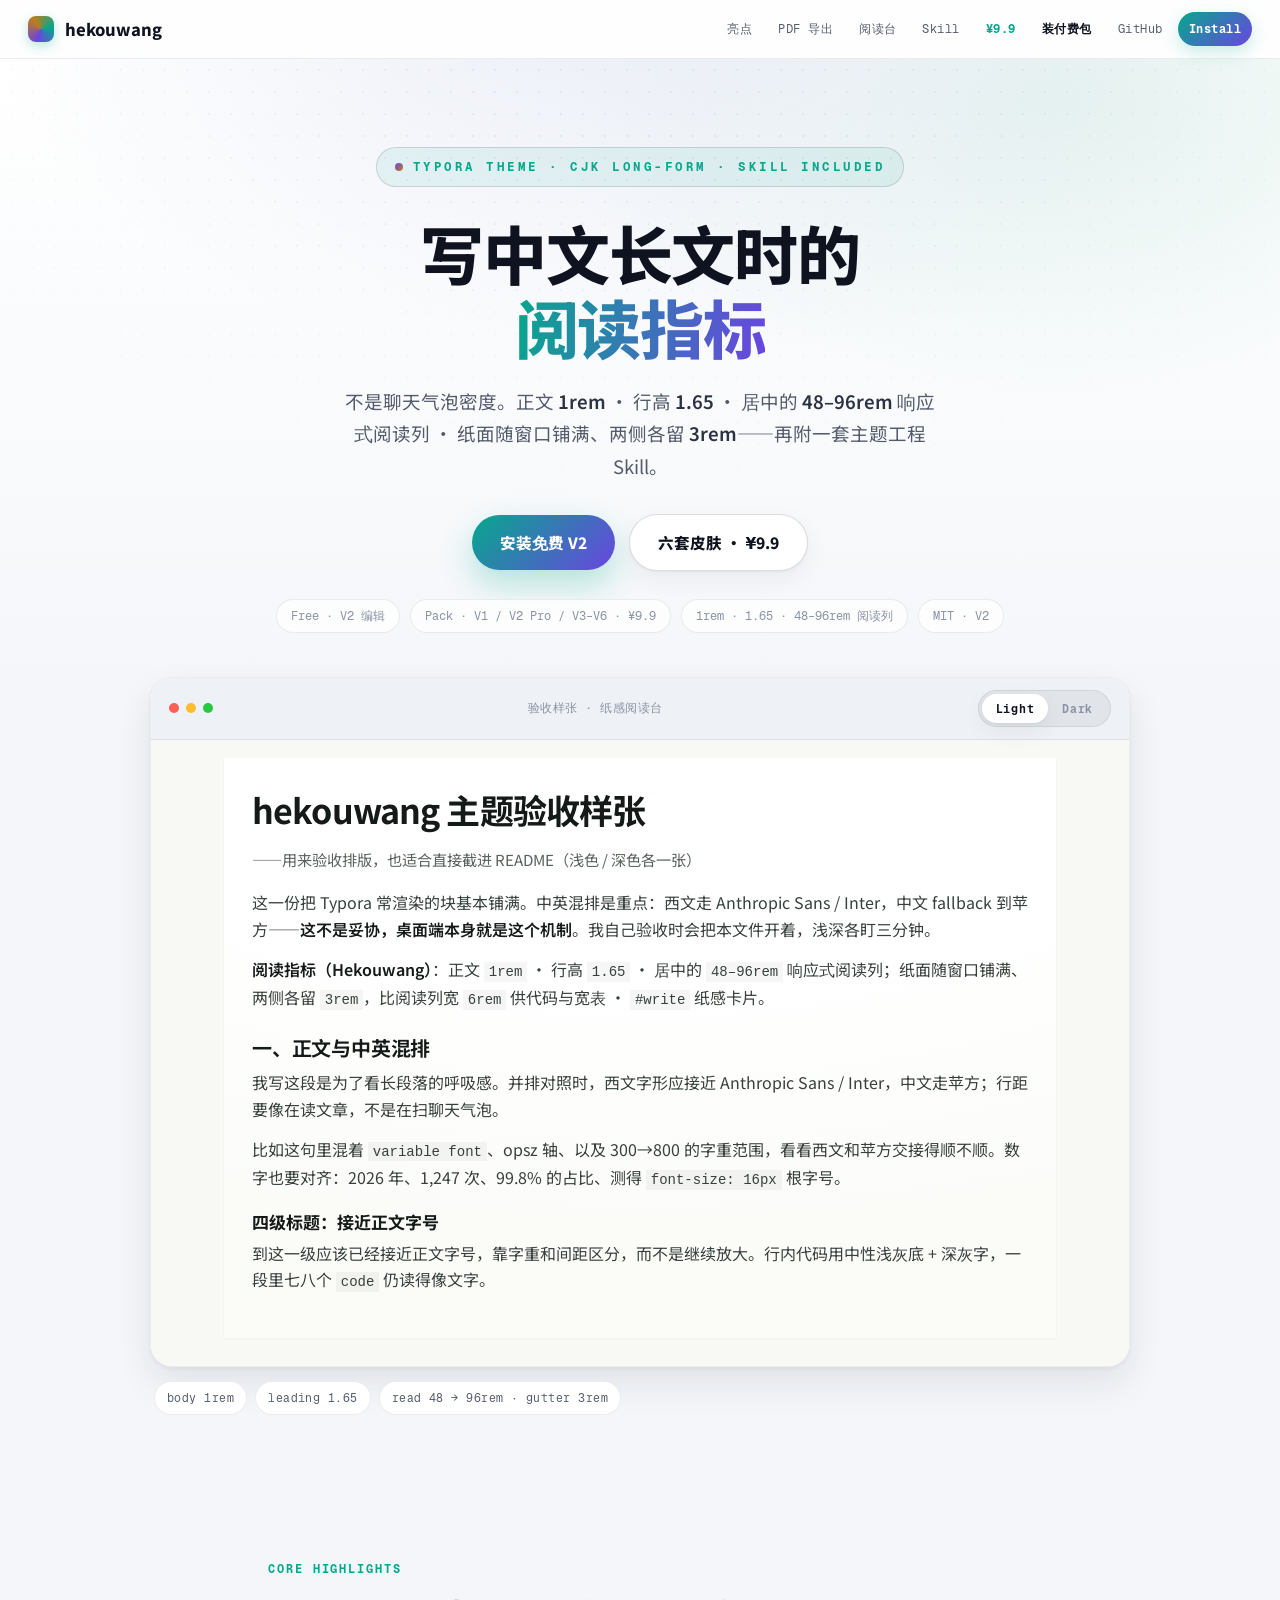
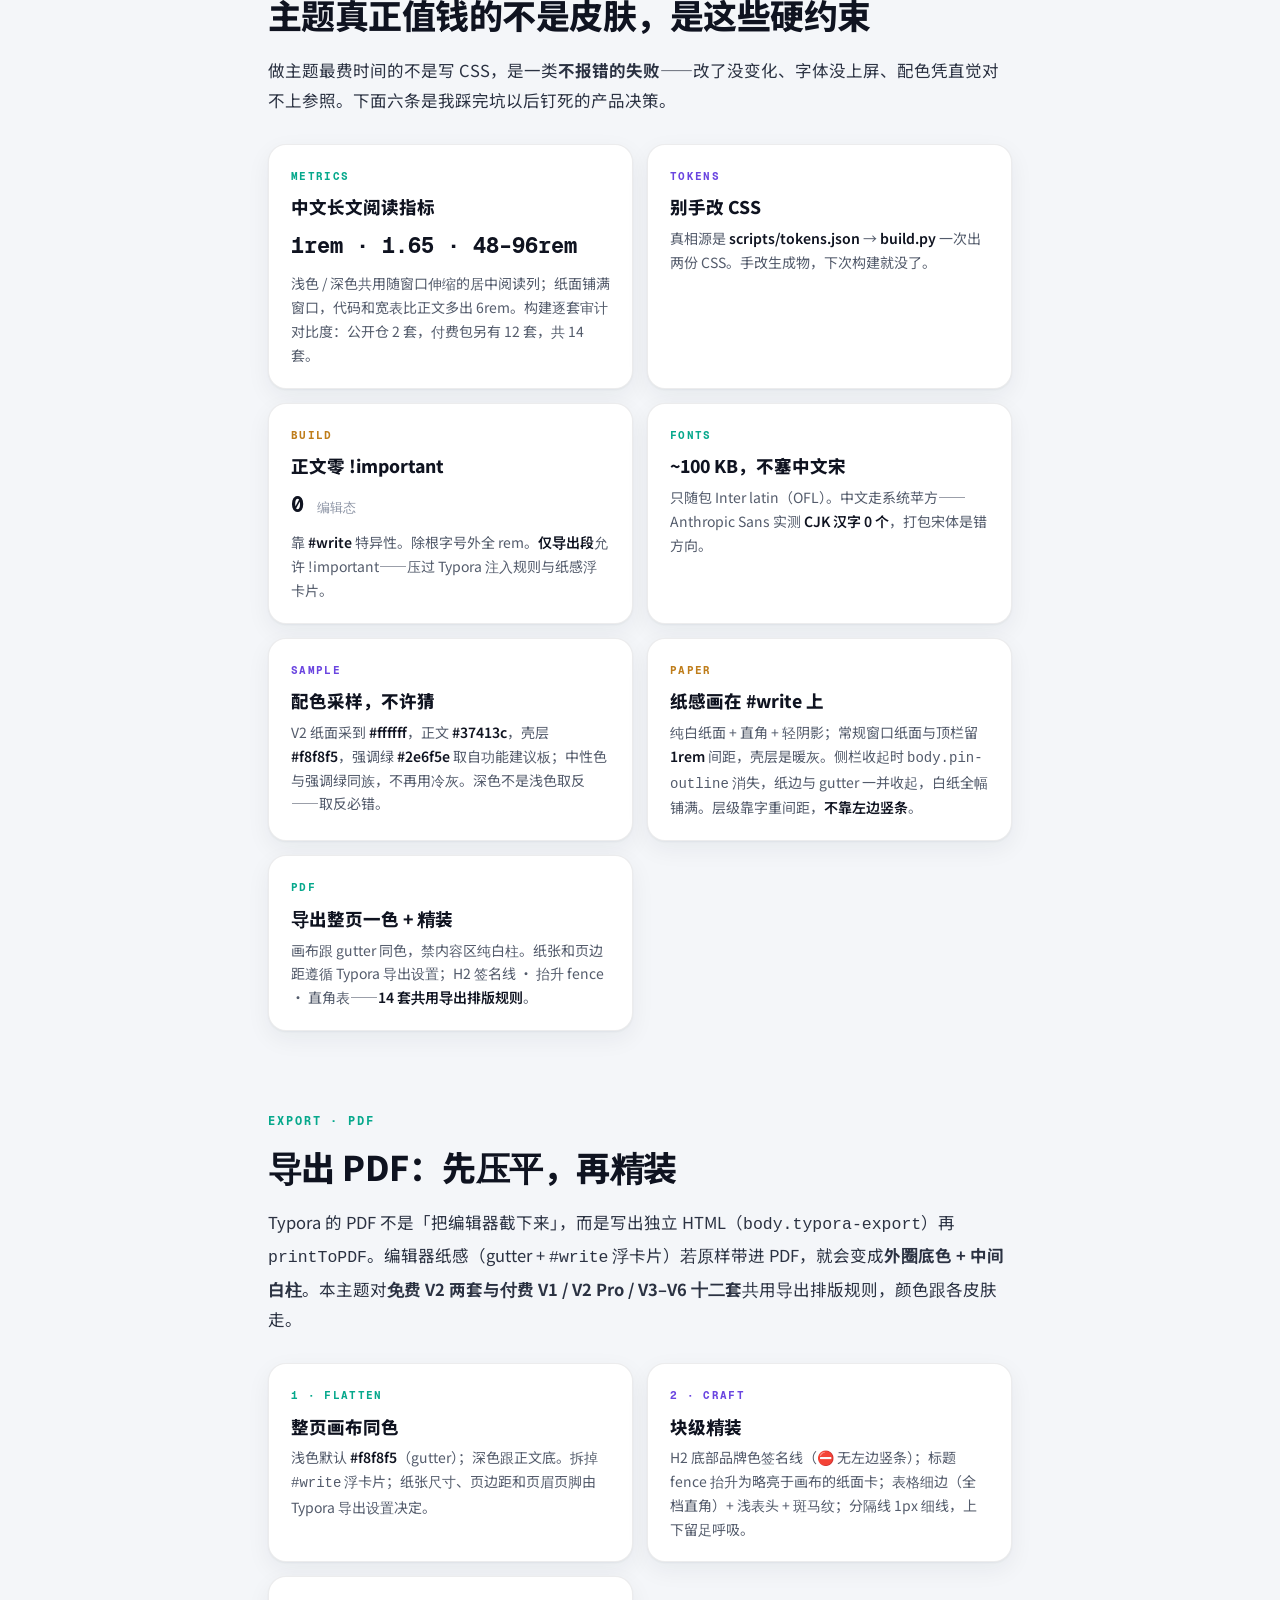
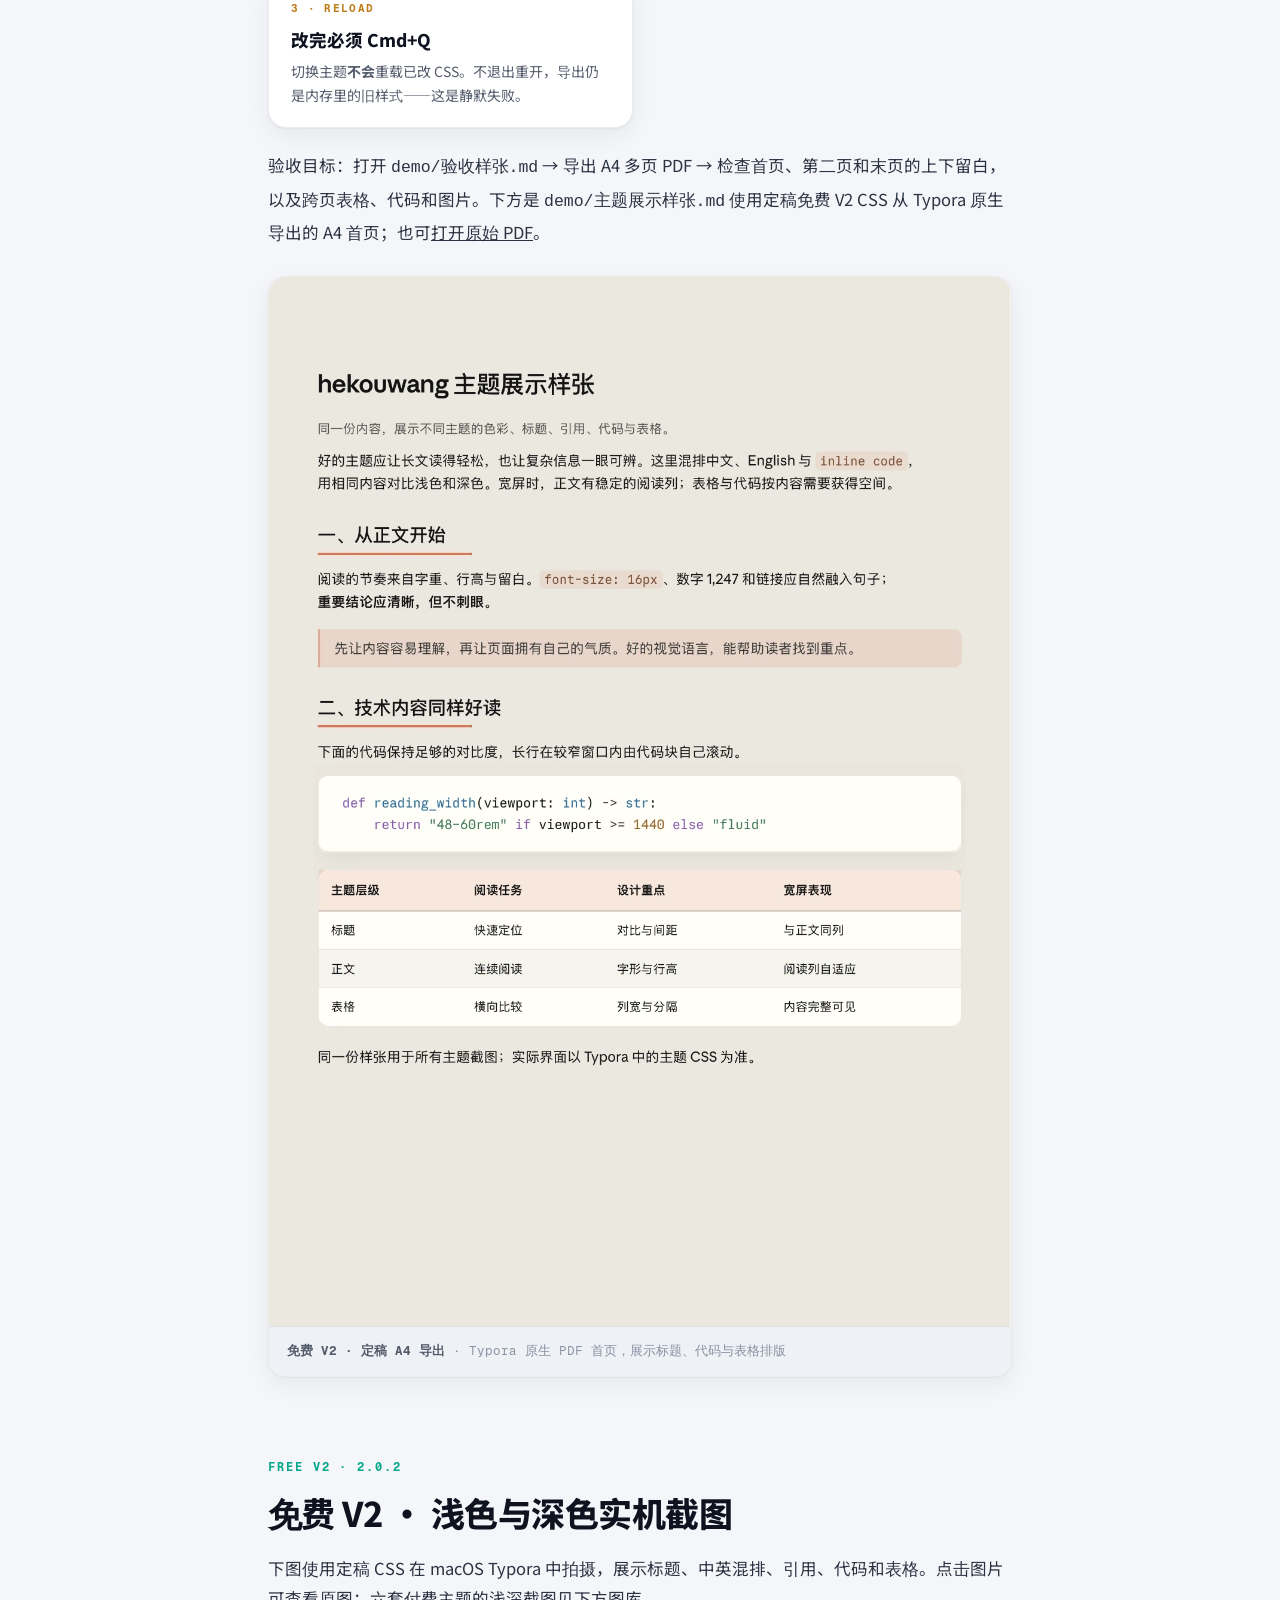
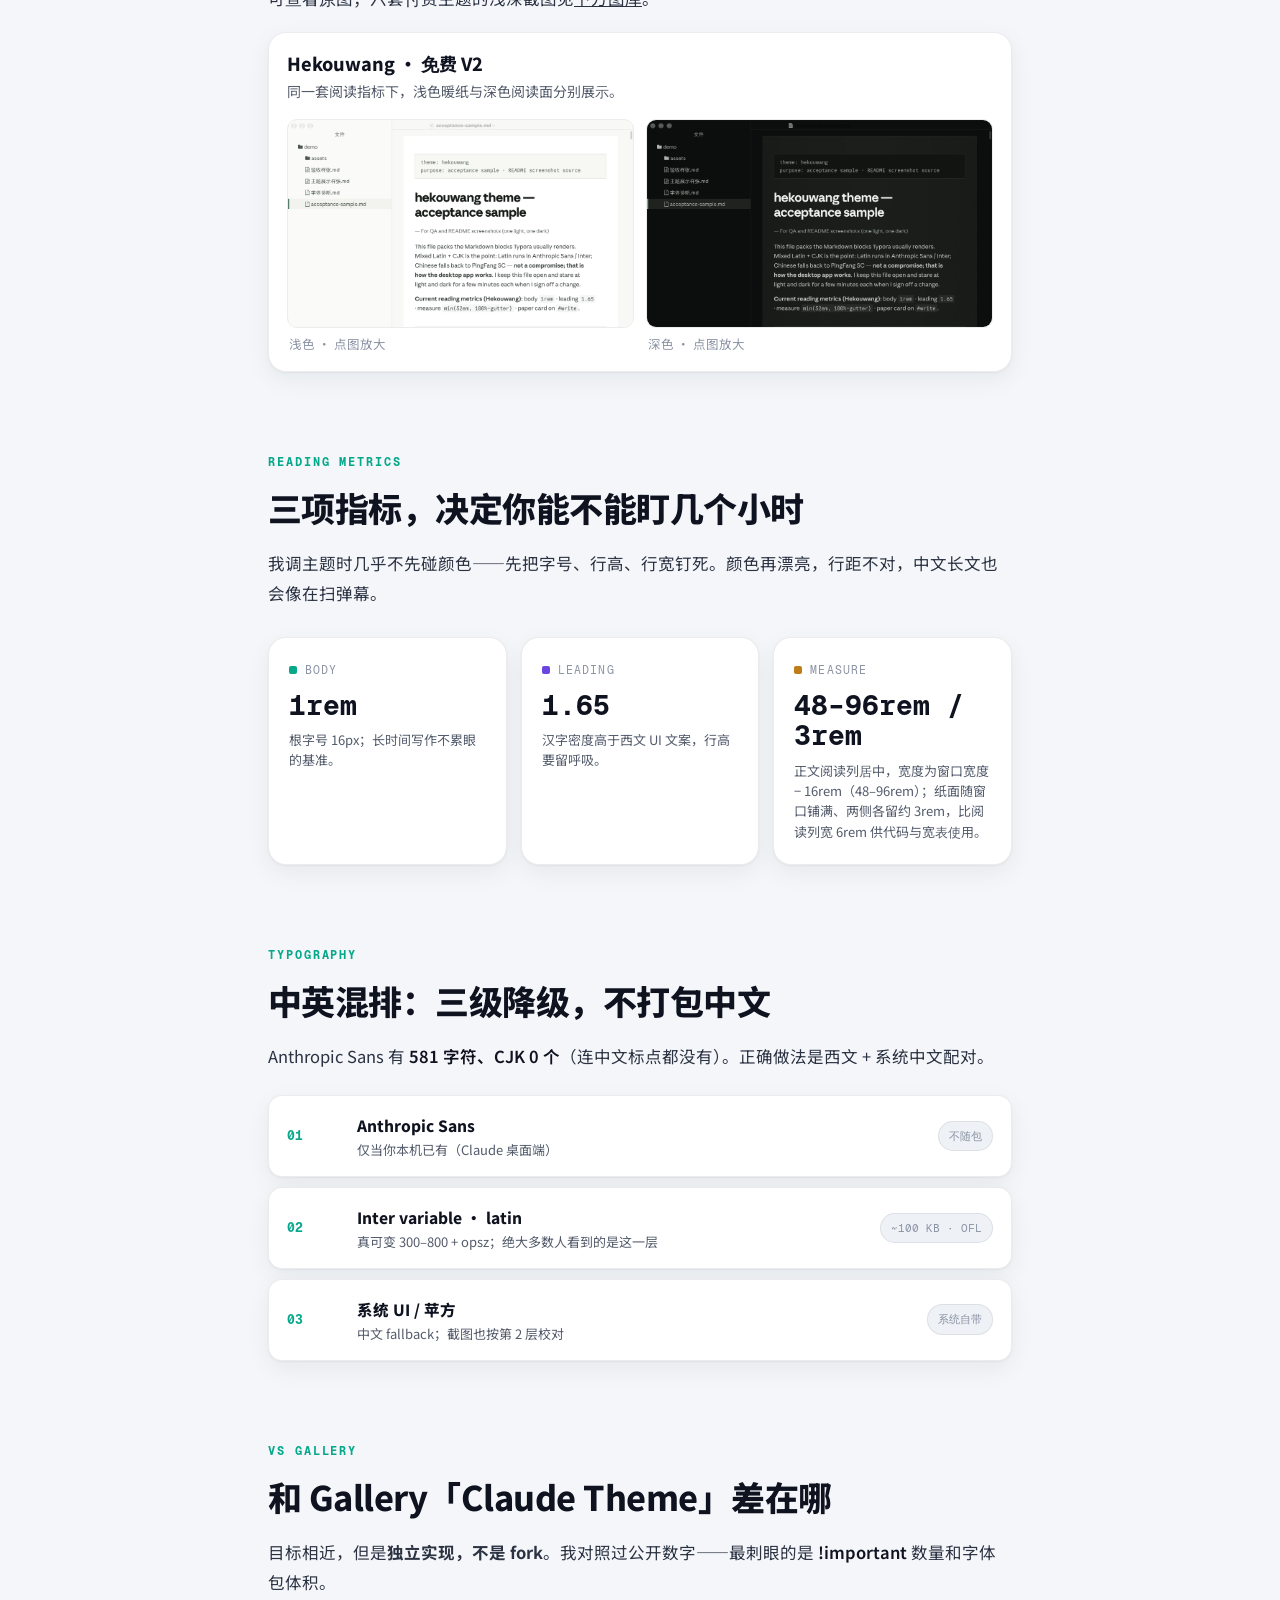
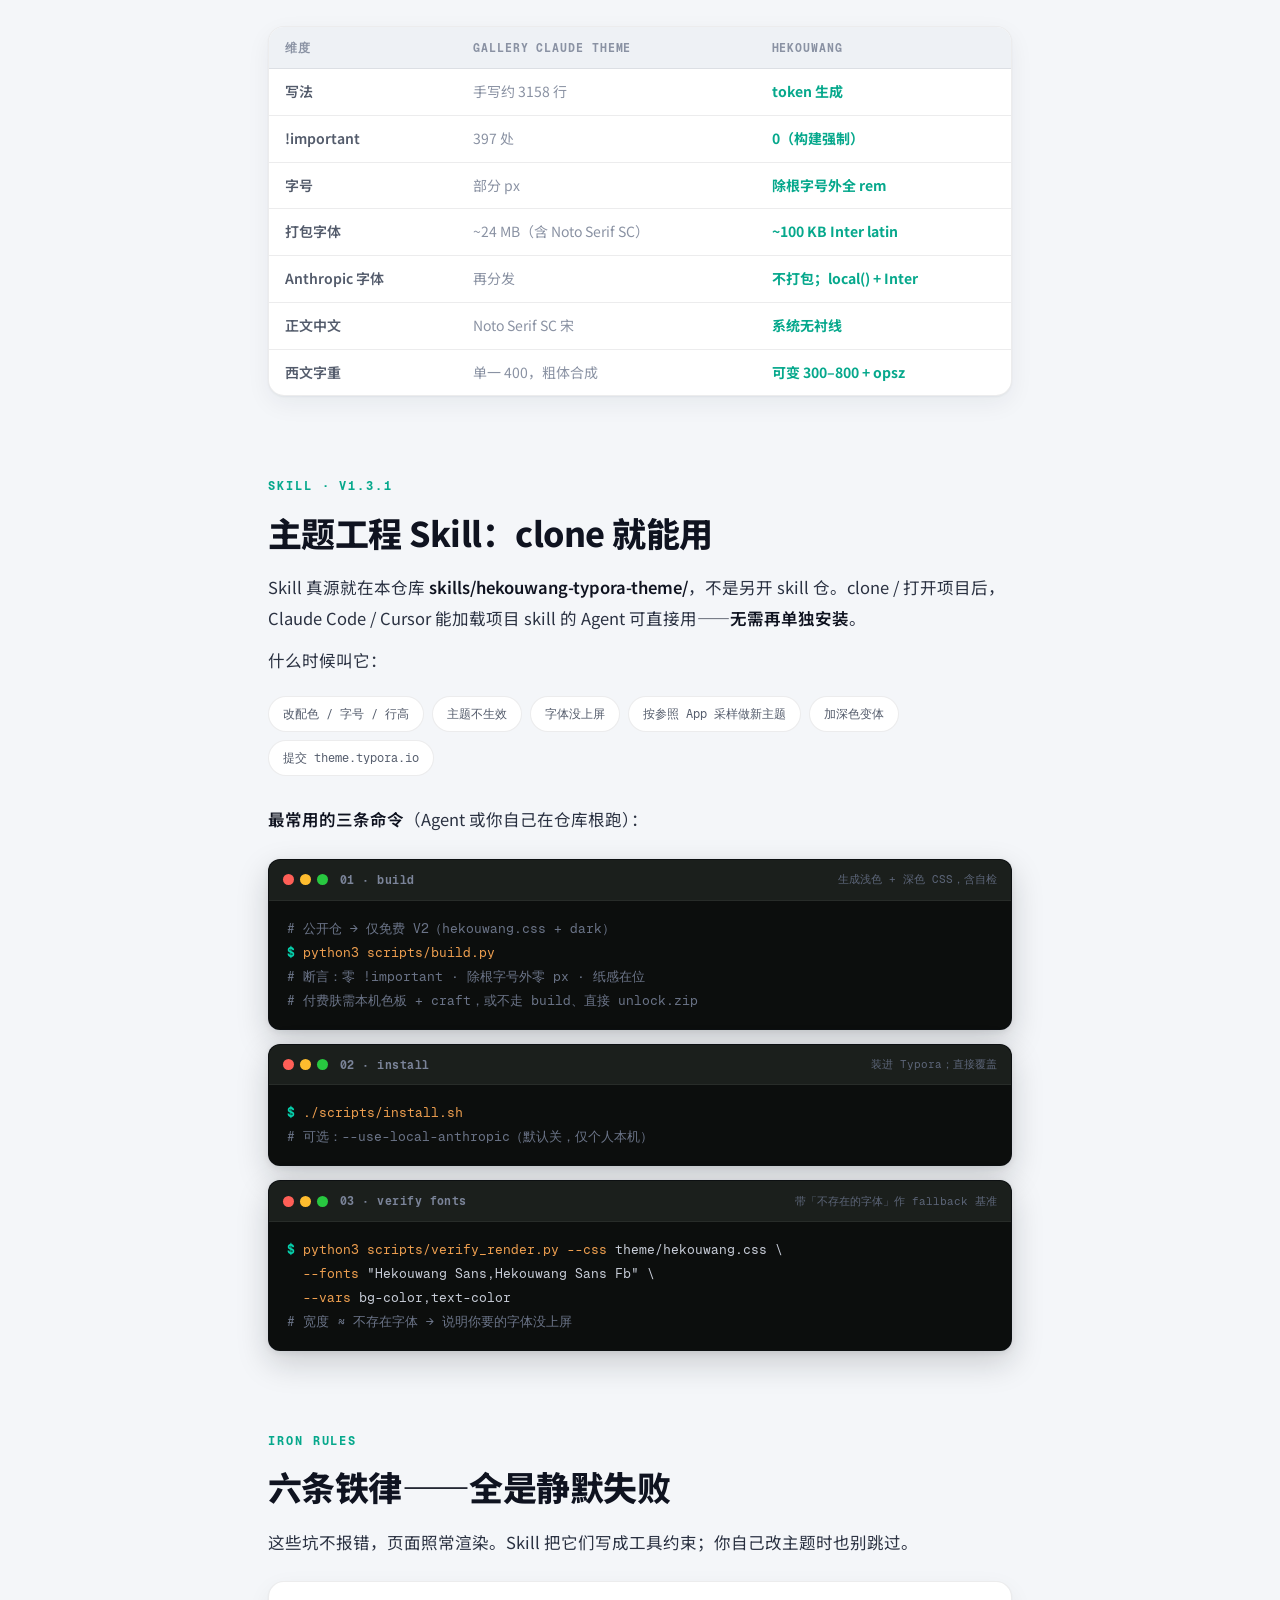
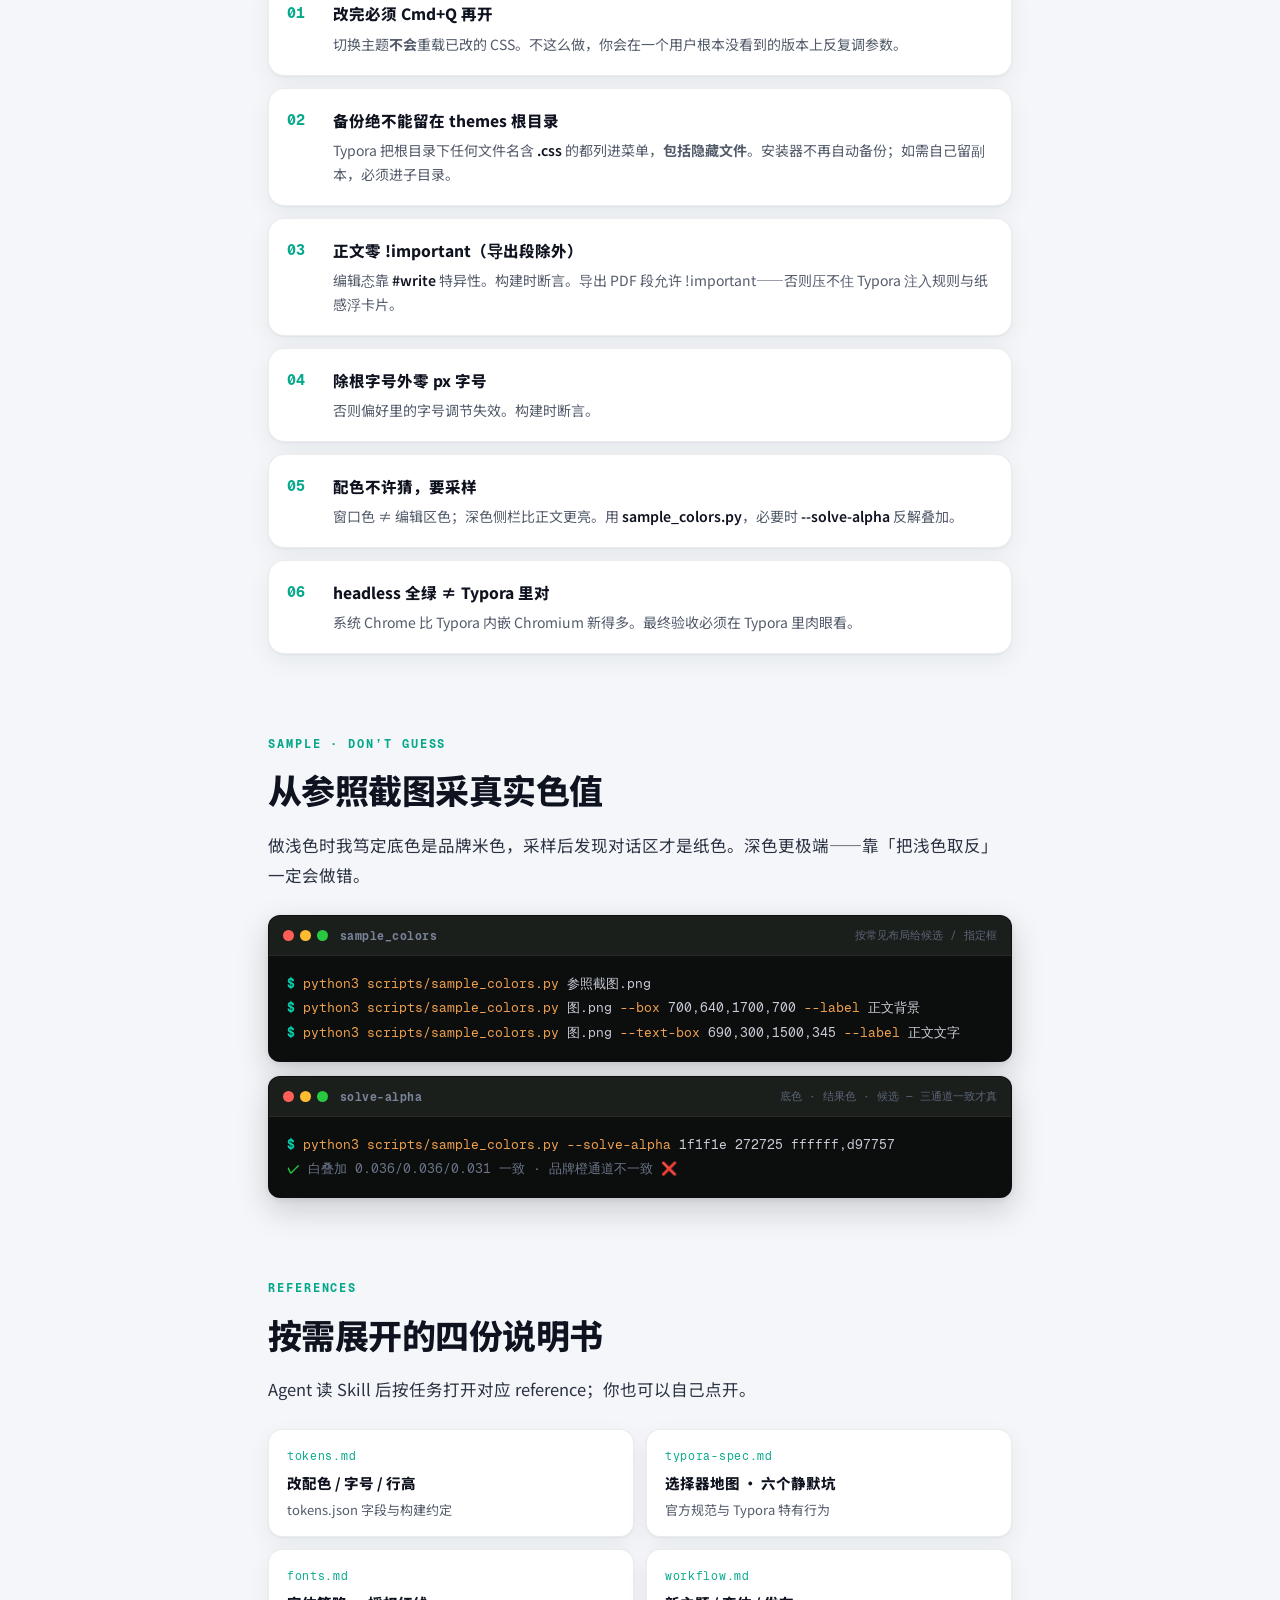
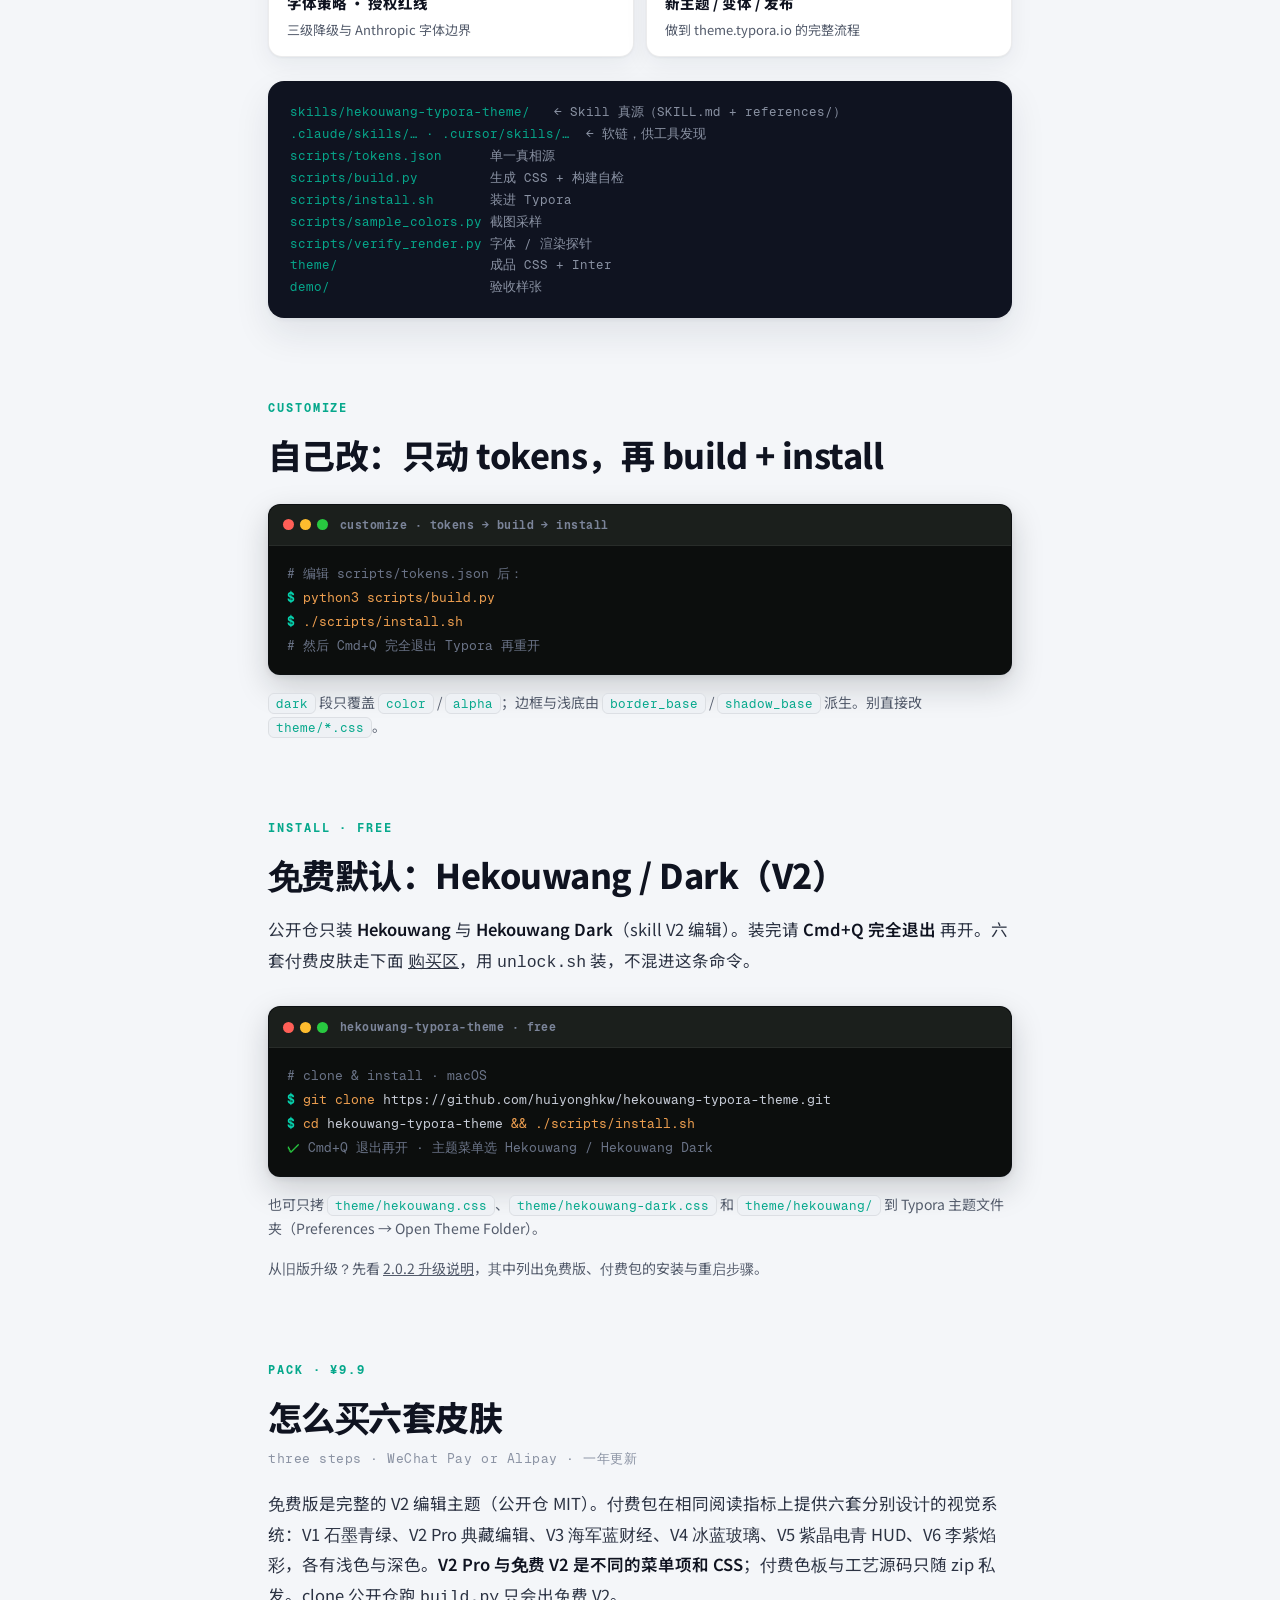
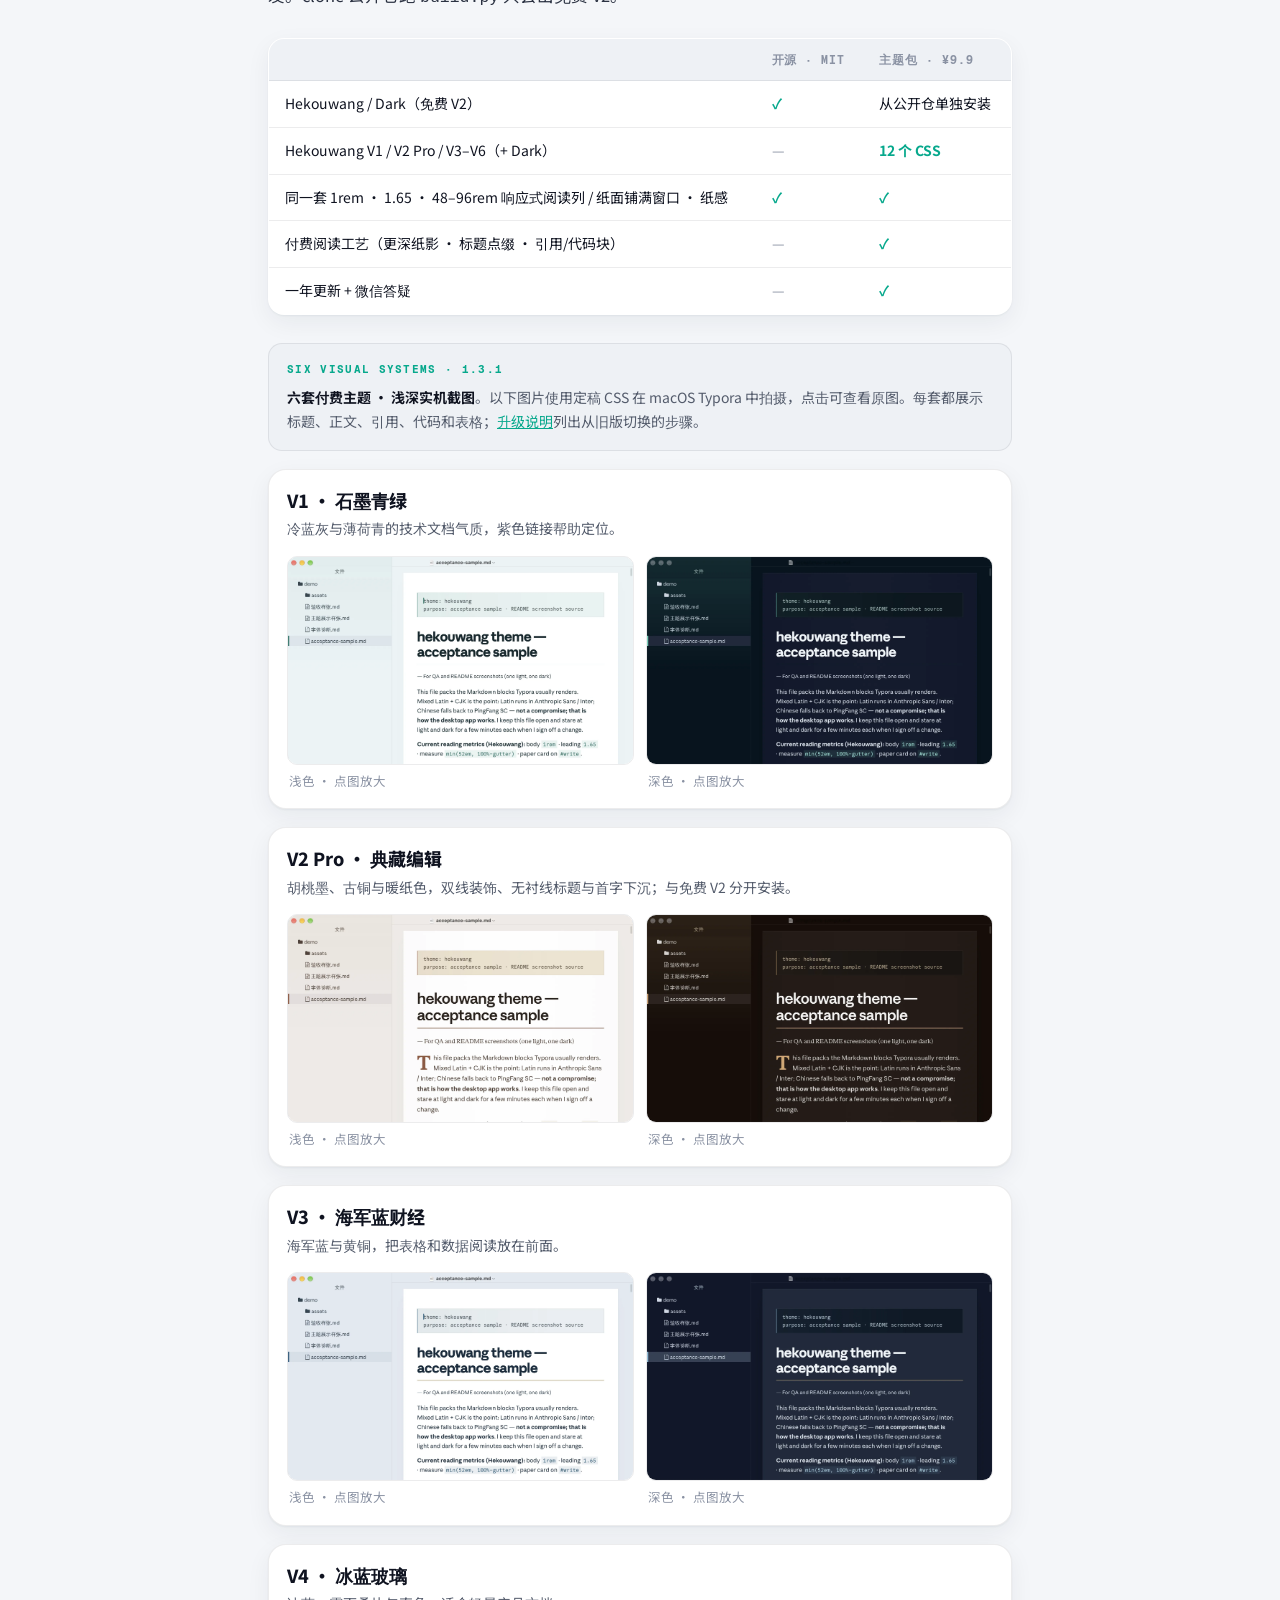
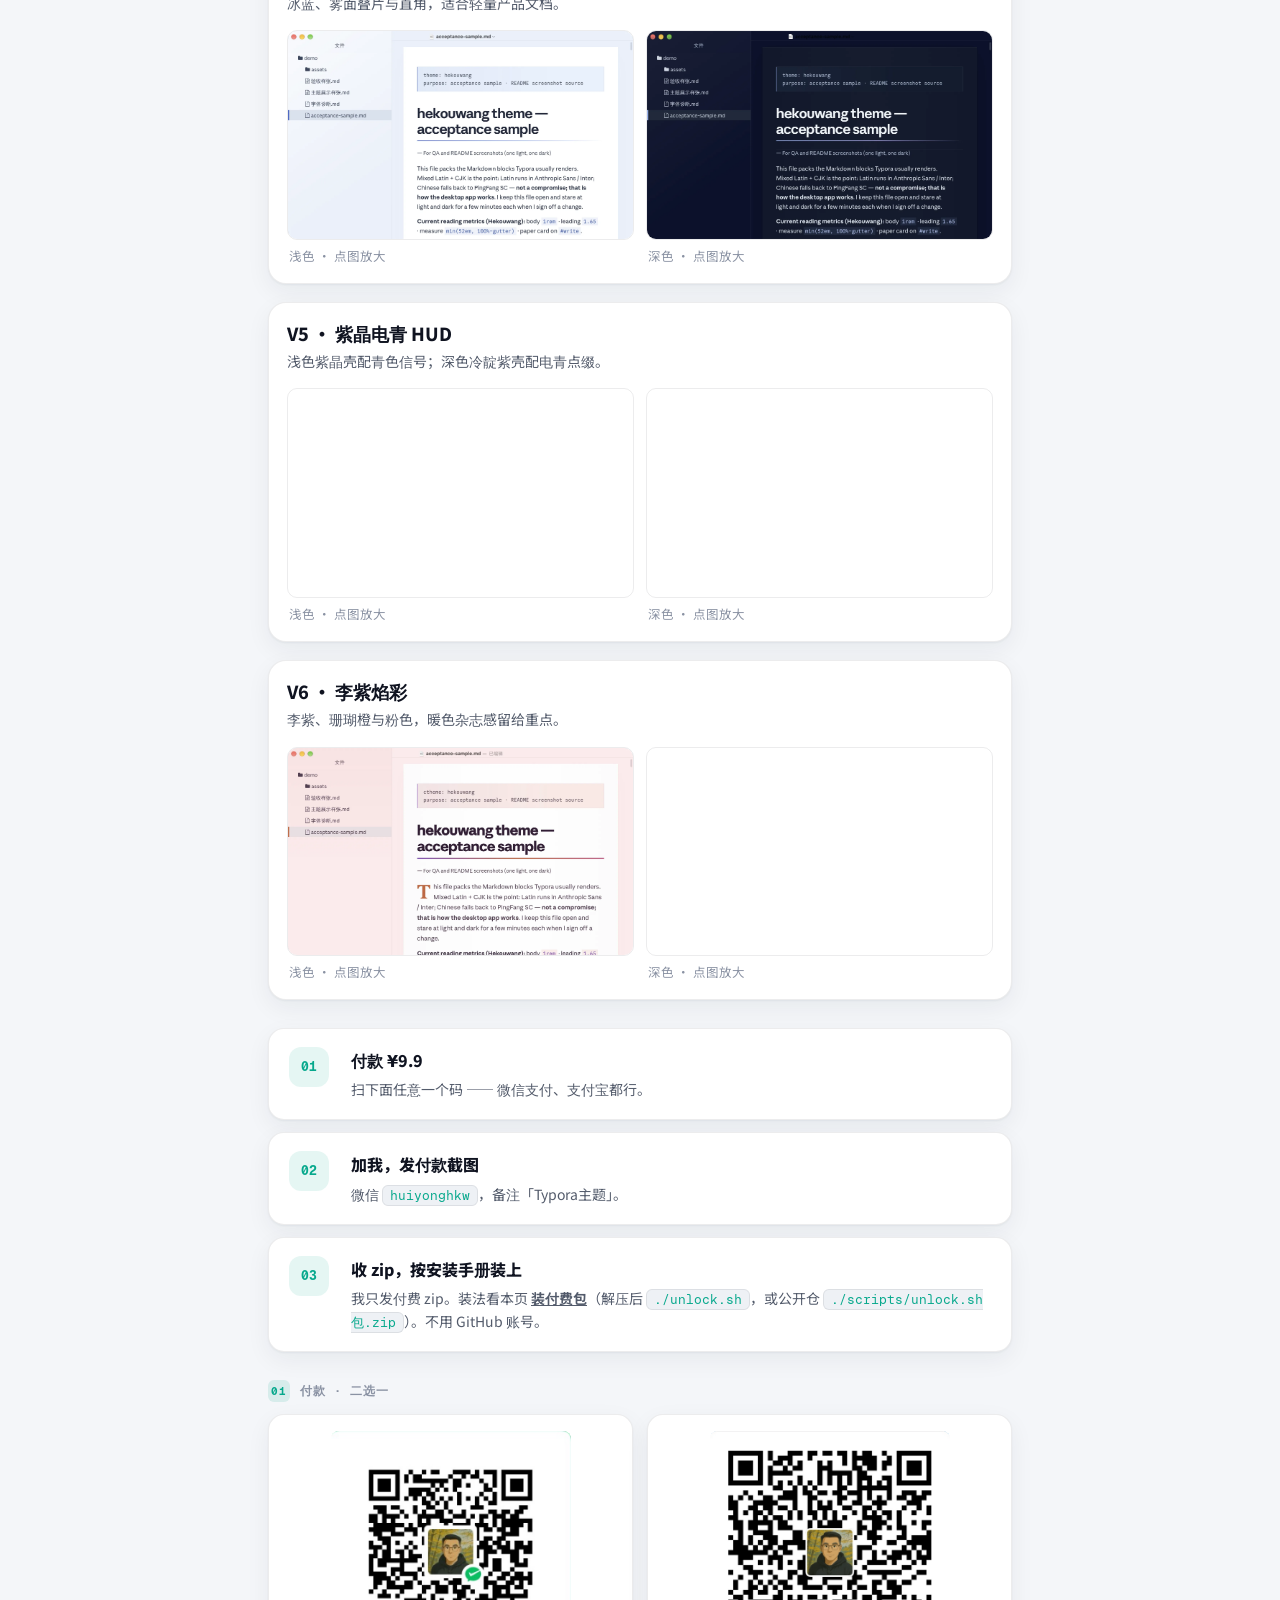
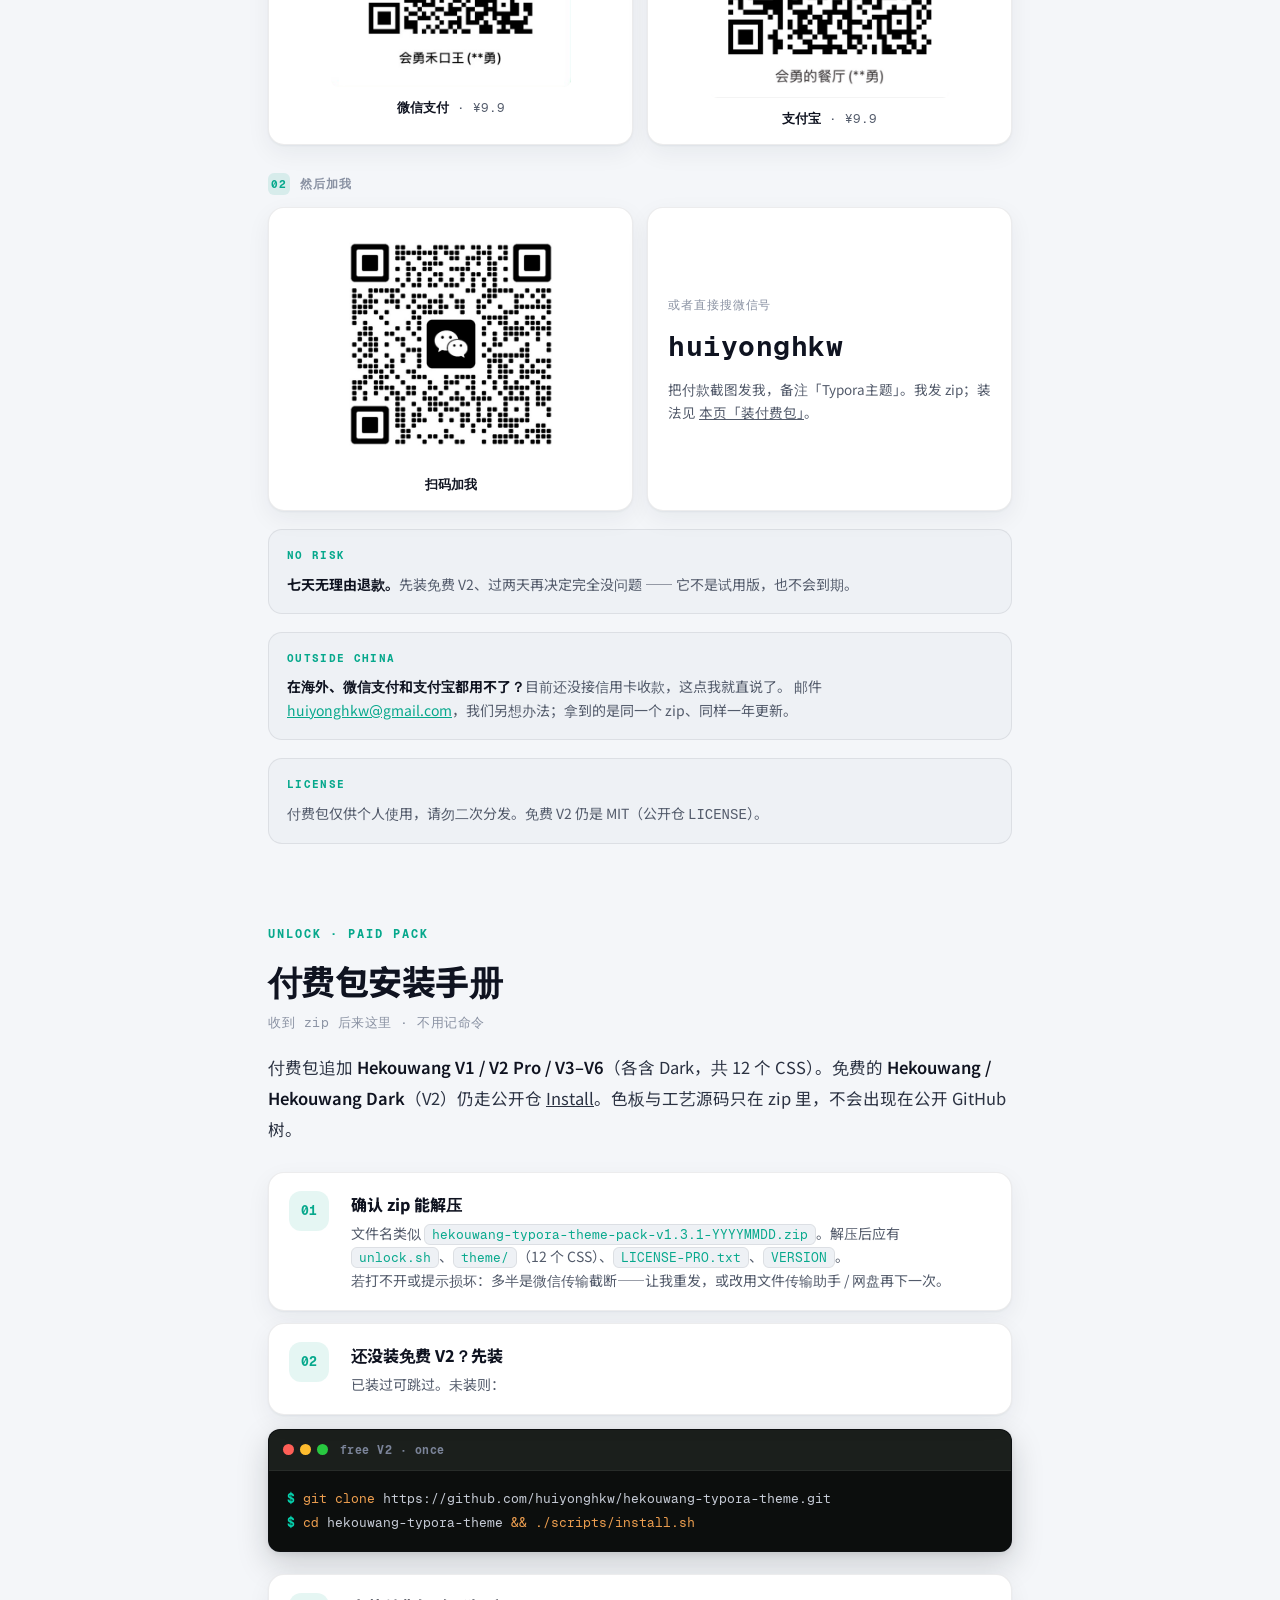
<file: docs/index.html>
<!DOCTYPE html>
<html lang="zh-CN">
<head>
<meta charset="UTF-8">
<meta name="viewport" content="width=device-width, initial-scale=1.0">
<title>hekouwang · Typora 主题 — 写中文长文时的阅读指标</title>
<meta name="description" content="给一天盯着 Markdown 好几个小时的人用的 Typora 主题。正文 1rem · 行高 1.65 · 居中 48–96rem 响应式阅读列 · 纸面随窗口铺满、两侧各留 3rem · PDF 多页导出。附主题工程 Skill。">
<meta property="og:title" content="hekouwang · Typora 主题">
<meta property="og:description" content="写中文长文时的阅读指标：1rem / 1.65 / 48–96rem 响应式阅读列 / 纸面随窗口铺满 · 纸感卡片 · PDF 导出 · 主题工程 Skill">
<meta property="og:type" content="website">
<link rel="canonical" href="https://huiyonghkw.github.io/hekouwang-typora-theme/">
<link rel="icon" href="data:image/svg+xml,%3Csvg xmlns='http://www.w3.org/2000/svg' viewBox='0 0 32 32'%3E%3Crect width='32' height='32' rx='8' fill='%230f1320'/%3E%3Cpath d='M8 22l4-8 3 4 5-9 4 6' fill='none' stroke='%2306a88c' stroke-width='2.2' stroke-linecap='round' stroke-linejoin='round'/%3E%3C/svg%3E">
<style>
/* 字体策略对齐 terminal-kit，并修「大号英文走 Noto 拉丁」：
   - 拉丁（含标题里的 Typora / Skill）优先 -apple-system → 本机 SF Pro
   - 中文落到自托管 HKW Sans SC（真 800/900，不靠苹方假粗）
   - 等宽：Geist Mono 自托管（命令卡），与 terminal 观感接近
   - ⛔ 不走 Google Fonts */
@font-face{
  font-family:'HKW Sans SC';
  src:url('fonts/hkw-sans-sc-subset.woff2') format('woff2-variations'),
      url('fonts/hkw-sans-sc-subset.woff2') format('woff2');
  font-weight:100 900;font-style:normal;font-display:swap;
}
@font-face{
  font-family:'Geist Mono';
  src:url('fonts/GeistMono-Regular.otf') format('opentype');
  font-weight:400;font-style:normal;font-display:swap;
}
@font-face{
  font-family:'Geist Mono';
  src:url('fonts/GeistMono-Bold.otf') format('opentype');
  font-weight:700;font-style:normal;font-display:swap;
}
:root{
  --bg:#f4f6f9;--surface:#ffffff;--surface2:#eef1f5;
  --border:rgba(15,20,30,.08);--border2:rgba(15,20,30,.14);
  --text:#0f1320;--read:#2b3242;--text2:#535b6b;--text3:#8a92a3;
  --accent:#06a88c;--accent2:#6a45e0;--accent3:#bf7d1a;
  --accent-rgb:6,168,140;--accent2-rgb:106,69,224;--accent3-rgb:191,125,26;
  --grid-rgb:15,20,30;--danger:#d23f4d;
  /* 拉丁先系统；中文再 HKW。别把 HKW 放第一，否则英文变成 Noto 拉丁 */
  --font:-apple-system,BlinkMacSystemFont,'HKW Sans SC','PingFang SC','Hiragino Sans GB','Microsoft YaHei',system-ui,sans-serif;
  --font-display:-apple-system,BlinkMacSystemFont,'HKW Sans SC','PingFang SC','Hiragino Sans GB','Microsoft YaHei',system-ui,sans-serif;
  --mono:'Geist Mono','SF Mono',SFMono-Regular,ui-monospace,Menlo,Consolas,monospace;
  --brand:-apple-system,BlinkMacSystemFont,'HKW Sans SC','PingFang SC',system-ui,sans-serif;
  --shadow:0 1px 2px rgba(20,30,50,.05),0 8px 24px rgba(20,30,50,.06);
  --shadow2:0 2px 4px rgba(20,30,50,.05),0 16px 36px rgba(20,30,50,.09);
  --flare:linear-gradient(100deg,var(--accent),var(--accent2));
  --flare-cta:linear-gradient(135deg,var(--accent),var(--accent2));
  --hero-bg:radial-gradient(1100px 650px at 50% -12%,#e9edf6 0%,transparent 60%),
             radial-gradient(900px 550px at 82% 6%,#e3f2ee 0%,transparent 55%),
             linear-gradient(180deg,#ffffff 0%,#f8fafc 60%,#f4f6f9 100%);
}
*{margin:0;padding:0;box-sizing:border-box}
html{scroll-behavior:smooth;font-size:16px}
body{background:var(--bg);color:var(--text);font-family:var(--font);
  -webkit-font-smoothing:antialiased;text-rendering:optimizeLegibility;line-height:1.7;overflow-x:hidden}
h1,h2,h3,.sec,.foot-brand{font-family:var(--font-display);font-weight:800}
a{color:inherit}
.prog{position:fixed;top:0;left:0;height:3px;width:0;z-index:50;
  background:var(--flare);transition:width .1s linear}

.topnav{position:sticky;top:0;z-index:40;display:flex;justify-content:space-between;align-items:center;gap:16px;
  padding:12px 28px;background:rgba(255,255,255,.86);backdrop-filter:blur(14px);-webkit-backdrop-filter:blur(14px);
  border-bottom:1px solid var(--border)}
.topnav .brand{display:flex;align-items:center;gap:11px;font-family:var(--brand);font-size:16.5px;font-weight:800;
  color:var(--text);text-decoration:none}
.topnav .mark{width:26px;height:26px;border-radius:8px;
  background:conic-gradient(from 200deg,var(--accent2),var(--accent3),var(--accent),var(--accent2));
  box-shadow:0 4px 12px rgba(var(--accent-rgb),.28)}
.topnav .links{display:flex;align-items:center;gap:4px;flex-wrap:wrap;justify-content:flex-end}
.topnav .links a{font-family:var(--mono);font-size:12px;letter-spacing:.04em;color:var(--text2);
  text-decoration:none;padding:7px 11px;border-radius:999px}
.topnav .links a:hover{color:var(--text);background:var(--surface2)}
.topnav .cta{background:var(--flare-cta)!important;color:#fff!important;font-weight:700;
  box-shadow:0 6px 18px rgba(var(--accent-rgb),.22)}
.topnav .buy-link{color:var(--accent)!important;font-weight:700}
.topnav .unlock-link{color:var(--text)!important;font-weight:700}

.hero{position:relative;background:var(--hero-bg);padding:88px 28px 72px;text-align:center;overflow:hidden}
.hero::before{content:'';position:absolute;inset:0;pointer-events:none;
  background-image:radial-gradient(circle,rgba(var(--grid-rgb),.05) 1px,transparent 1px);
  background-size:22px 22px;
  -webkit-mask-image:radial-gradient(78% 82% at 50% 0%,#000 20%,transparent 100%);
          mask-image:radial-gradient(78% 82% at 50% 0%,#000 20%,transparent 100%)}
.hero>*{position:relative}
.eyebrow{font-family:var(--mono);font-size:12.5px;font-weight:700;letter-spacing:.2em;text-transform:uppercase;
  color:var(--accent);display:inline-flex;align-items:center;gap:10px;
  background:rgba(var(--accent-rgb),.08);border:1px solid var(--border2);border-radius:999px;padding:8px 18px}
.eyebrow i{width:8px;height:8px;border-radius:50%;background:linear-gradient(135deg,var(--accent2),var(--accent3));display:inline-block}
.hero h1{font-size:clamp(36px,5.8vw,64px);font-weight:800;line-height:1.16;letter-spacing:-.02em;
  margin:28px auto 0;max-width:920px;text-wrap:balance}
.hero h1 .hl{background:var(--flare);-webkit-background-clip:text;background-clip:text;color:transparent}
.hero .sub{font-size:18.5px;line-height:1.75;color:var(--text2);max-width:600px;margin:22px auto 0}
.hero .sub b{color:var(--read);font-weight:600}
.actions{display:flex;flex-wrap:wrap;justify-content:center;align-items:center;gap:14px;margin-top:32px}
.btn{display:inline-flex;align-items:center;gap:8px;padding:14px 28px;border-radius:999px;
  font-size:15.5px;font-weight:800;text-decoration:none;border:none;cursor:pointer}
.btn-primary{background:var(--flare-cta);color:#fff;box-shadow:0 14px 32px rgba(var(--accent-rgb),.28)}
.btn-ghost{background:var(--surface);color:var(--text);border:1px solid var(--border2);box-shadow:var(--shadow)}
.hero-meta{display:flex;flex-wrap:wrap;justify-content:center;gap:10px;margin-top:28px}
.hero-meta span{font-family:var(--mono);font-size:12px;color:var(--text3);
  background:rgba(255,255,255,.78);border:1px solid var(--border);border-radius:999px;padding:6px 14px}

.stage-wrap{position:relative;z-index:5;width:min(980px,calc(100% - 40px));margin:-28px auto 0}
.stage{background:var(--surface);border:1px solid var(--border);border-radius:22px;overflow:hidden;box-shadow:var(--shadow2)}
.stage-bar{display:flex;align-items:center;justify-content:space-between;gap:12px;flex-wrap:wrap;
  padding:12px 18px;background:var(--surface2);border-bottom:1px solid var(--border)}
.stage-bar .dots{display:flex;gap:7px}
.stage-bar .dots i{width:10px;height:10px;border-radius:50%;background:rgba(15,20,30,.12)}
.stage-bar .dots i:nth-child(1){background:#ff5f57}
.stage-bar .dots i:nth-child(2){background:#febc2e}
.stage-bar .dots i:nth-child(3){background:#28c840}
.stage-bar .title{font-family:var(--mono);font-size:12px;color:var(--text3);letter-spacing:.04em}
.tog{display:inline-flex;padding:3px;background:rgba(15,20,30,.05);border-radius:999px;border:1px solid var(--border)}
.tog button{font-family:var(--mono);font-size:11.5px;letter-spacing:.06em;border:0;background:transparent;
  color:var(--text3);padding:7px 14px;border-radius:999px;cursor:pointer;font-weight:600}
.tog button.on{background:var(--surface);color:var(--text);box-shadow:var(--shadow)}
.chrome{padding:18px 16px 28px;transition:background .35s ease}
.chrome[data-mode="light"]{background:#f8f8f5}
.chrome[data-mode="dark"]{background:#0c0e0d}
.paper{margin:0 auto;max-width:min(52em,calc(100% - 1.5rem));box-sizing:border-box;
  padding:2rem 1.75rem 2.75rem;border-radius:0;font-size:1rem;line-height:1.65;
  font-family:-apple-system,BlinkMacSystemFont,'HKW Sans SC','PingFang SC','Hiragino Sans GB',system-ui,sans-serif;
  overflow-wrap:break-word;transition:background .35s ease,color .35s ease,box-shadow .35s ease}
.chrome[data-mode="light"] .paper{
  color:#37413c;
  background:radial-gradient(140% 95% at 50% -8%,#ffffff 0%,#ffffff 48%,#fbfbf8 100%);
  box-shadow:0 1px 2px rgba(20,26,23,.04)}
.chrome[data-mode="dark"] .paper{
  color:#c2c8c2;
  background:radial-gradient(140% 95% at 50% -8%,#1a1e1a 0%,#151816 48%,#111411 100%);
  box-shadow:inset 0 1px 0 rgba(255,255,255,.04),
             0 1px 2px rgba(0,0,0,.30),0 4px 14px -10px rgba(0,0,0,.40)}
.paper h2{font-size:2.125rem;line-height:1.2;font-weight:700;letter-spacing:-.025em;margin:0 0 1rem;color:#141a17}
.chrome[data-mode="dark"] .paper h2{color:#eef2ee;font-weight:650}
.paper .lede{margin:0 0 1.15rem;padding:0;border:0;font-size:.95rem;line-height:1.6}
.chrome[data-mode="light"] .lede{color:#59635d}
.chrome[data-mode="dark"] .lede{color:#a9b1ab}
.paper p{margin:0 0 .85rem}
.paper p:last-child{margin-bottom:0}
.paper strong{font-weight:600}
.chrome[data-mode="light"] .paper strong{color:#141a17}
.chrome[data-mode="dark"] .paper strong{color:#eef2ee}
.paper code{font-family:ui-monospace,SFMono-Regular,Menlo,Consolas,monospace;font-size:.875em;
  padding:.12em .34em;border-radius:0}
.chrome[data-mode="light"] .paper code{color:#37413c;background:rgba(20,26,23,.04)}
.chrome[data-mode="dark"] .paper code{color:#c2c8c2;background:rgba(255,255,255,.06)}
.paper h3{font-size:1.25rem;line-height:1.35;font-weight:650;margin:1.4rem 0 .5rem;letter-spacing:-.01em;color:#141a17}
.chrome[data-mode="dark"] .paper h3{color:#eef2ee}
.paper h4{font-size:1.0625rem;line-height:1.4;font-weight:700;margin:1.15rem 0 .35rem;color:#141a17}
.chrome[data-mode="dark"] .paper h4{color:#eef2ee}
.metrics-chip{display:flex;flex-wrap:wrap;gap:8px;margin-top:14px;padding:0 4px}
.metrics-chip span{font-family:var(--mono);font-size:11.5px;letter-spacing:.04em;
  padding:6px 12px;border-radius:999px;border:1px solid var(--border);background:var(--surface);color:var(--text2)}

main{position:relative;z-index:1;max-width:800px;margin:0 auto;padding:64px 28px 100px}
section{margin-top:80px}
.sec-label{font-family:var(--mono);font-size:12px;font-weight:700;letter-spacing:.16em;text-transform:uppercase;
  color:var(--accent);margin-bottom:14px}
h2.sec{font-size:clamp(26px,4vw,34px);font-weight:800;line-height:1.28;letter-spacing:-.015em;text-wrap:balance}
.prose{font-size:16.5px;line-height:1.85;color:var(--read);margin-top:18px}
.prose b{color:var(--text);font-weight:600}
.prose + .prose{margin-top:12px}

.readout{display:grid;grid-template-columns:repeat(3,1fr);gap:14px;margin-top:28px}
.gauge{background:var(--surface);border:1px solid var(--border);border-radius:18px;padding:22px 20px;box-shadow:var(--shadow)}
.gauge .gl{font-family:var(--mono);font-size:11.5px;letter-spacing:.1em;text-transform:uppercase;
  color:var(--text3);margin-bottom:10px;display:flex;align-items:center;gap:8px}
.gauge .gl::before{content:'';width:8px;height:8px;border-radius:2px;background:var(--accent)}
.gauge:nth-child(2) .gl::before{background:var(--accent2)}
.gauge:nth-child(3) .gl::before{background:var(--accent3)}
.gauge .gv{font-family:var(--mono);font-size:28px;font-weight:700;color:var(--text);line-height:1.1}
.gauge .gu{font-size:13px;color:var(--text2);margin-top:10px;line-height:1.55}

.hl-grid{display:grid;grid-template-columns:1fr 1fr;gap:14px;margin-top:28px}
.hl-card{background:var(--surface);border:1px solid var(--border);border-radius:18px;padding:22px 22px 20px;
  box-shadow:var(--shadow);position:relative;overflow:hidden}
.hl-card .tag{font-family:var(--mono);font-size:11px;font-weight:700;letter-spacing:.12em;text-transform:uppercase;
  color:var(--accent);margin-bottom:10px}
.hl-card:nth-child(2) .tag{color:var(--accent2)}
.hl-card:nth-child(3) .tag{color:var(--accent3)}
.hl-card:nth-child(4) .tag{color:var(--accent)}
.hl-card:nth-child(5) .tag{color:var(--accent2)}
.hl-card:nth-child(6) .tag{color:var(--accent3)}
.hl-card h3{font-size:17.5px;font-weight:800;line-height:1.35;margin-bottom:8px}
.hl-card p{font-size:14px;line-height:1.7;color:var(--text2)}
.hl-card p b{color:var(--text);font-weight:600}
.hl-card .num{font-family:var(--mono);font-size:22px;font-weight:700;color:var(--text);margin:4px 0 8px}
.hl-card .num small{font-size:13px;font-weight:500;color:var(--text3)}

.shots{display:grid;grid-template-columns:1fr;gap:18px;margin-top:28px}
.shot{background:var(--surface);border:1px solid var(--border);border-radius:18px;overflow:hidden;box-shadow:var(--shadow)}
.shot img{display:block;width:100%;height:auto;vertical-align:middle}
.shot figcaption{font-family:var(--mono);font-size:12.5px;color:var(--text3);padding:14px 18px 16px;line-height:1.55;
  border-top:1px solid var(--border);background:var(--surface2)}
.shot figcaption b{color:var(--text2);font-weight:600}

.premium-gallery{display:grid;gap:18px;margin-top:18px}
.premium-card{min-width:0;padding:18px;background:var(--surface);border:1px solid var(--border);
  border-radius:18px;box-shadow:var(--shadow)}
.premium-card h3{font-size:18px;line-height:1.35;margin:0 0 5px}
.premium-card p{font-size:14px;line-height:1.6;color:var(--text2);margin:0}
.premium-pair{display:grid;grid-template-columns:repeat(2,minmax(0,1fr));gap:12px;margin-top:16px}
.premium-pair figure{min-width:0;margin:0}
.premium-pair a{display:block;overflow:hidden;border-radius:10px;border:1px solid var(--border)}
.premium-pair a:focus-visible{outline:2px solid var(--accent);outline-offset:3px}
.premium-pair img{display:block;width:100%;height:auto}
.premium-pair figcaption{font-size:12.5px;line-height:1.45;color:var(--text3);padding:7px 2px 0}

.tiers{display:flex;flex-direction:column;gap:10px;margin-top:24px}
.tier{display:grid;grid-template-columns:56px 1fr auto;gap:14px;align-items:center;
  background:var(--surface);border:1px solid var(--border);border-radius:14px;padding:16px 18px;box-shadow:var(--shadow)}
.tier .n{font-family:var(--mono);font-size:13px;font-weight:700;color:var(--accent)}
.tier h3{font-size:15.5px;font-weight:800}
.tier p{font-size:13px;color:var(--text2);margin-top:2px;line-height:1.5}
.tier .badge{font-family:var(--mono);font-size:11px;color:var(--text3);white-space:nowrap;
  background:var(--surface2);border:1px solid var(--border);border-radius:999px;padding:5px 10px}

.cmp-wrap{margin-top:28px;overflow-x:auto;border:1px solid var(--border);border-radius:16px;background:var(--surface);box-shadow:var(--shadow)}
.cmp{width:100%;border-collapse:collapse;font-size:14px;min-width:520px}
.cmp th,.cmp td{padding:12px 16px;text-align:left;border-bottom:1px solid var(--border);vertical-align:top;line-height:1.55}
.cmp th{font-family:var(--mono);font-size:11.5px;letter-spacing:.08em;text-transform:uppercase;color:var(--text3);
  background:var(--surface2)}
.cmp td:first-child{color:var(--text2);font-weight:600;white-space:nowrap}
.cmp tr:last-child td{border-bottom:0}
.cmp .win{color:var(--accent);font-weight:700}
.cmp .mute{color:var(--text3)}

.skill-when{display:flex;flex-wrap:wrap;gap:8px;margin-top:20px}
.skill-when span{font-family:var(--mono);font-size:12px;color:var(--text2);background:var(--surface);
  border:1px solid var(--border);border-radius:999px;padding:7px 14px}

.cmd-list{display:flex;flex-direction:column;gap:14px;margin-top:24px}
/* 深色终端窗 · 对齐 terminal-kit 命令卡 */
.cmd,.install{background:#0c0e0d;border:1px solid rgba(15,20,30,.35);border-radius:12px;overflow:hidden;
  box-shadow:0 12px 32px rgba(15,20,30,.18),0 2px 6px rgba(15,20,30,.08)}
.cmd .ch,.install .ch{display:flex;align-items:center;gap:8px;padding:10px 14px;
  background:#1b1f1c;border-bottom:1px solid rgba(255,255,255,.06)}
.cmd .ch .dots,.install .ch .dots{display:flex;gap:6px;flex:none}
.cmd .ch .dots i,.install .ch .dots i{width:11px;height:11px;border-radius:50%;display:block}
.cmd .ch .dots i:nth-child(1),.install .ch .dots i:nth-child(1){background:#ff5f57}
.cmd .ch .dots i:nth-child(2),.install .ch .dots i:nth-child(2){background:#febc2e}
.cmd .ch .dots i:nth-child(3),.install .ch .dots i:nth-child(3){background:#28c840}
.cmd .ch .lab,.install .ch .lab{font-family:var(--mono);font-size:11.5px;font-weight:600;letter-spacing:.04em;
  color:#7b8499;margin-left:4px}
.cmd .ch .why{margin-left:auto;font-family:var(--mono);font-size:11px;color:#5c6578;max-width:52%;
  text-align:right;line-height:1.35;white-space:nowrap;overflow:hidden;text-overflow:ellipsis}
.cmd pre,.install pre{font-family:var(--mono);font-size:13px;line-height:1.85;padding:16px 18px;
  overflow-x:auto;color:#c8cdd8;margin:0;white-space:pre}
.cmd .cm,.install .cm{color:#6b7488}
.cmd .p,.install .p{color:#06d3ae;font-weight:600}
.cmd .o,.install .o{color:#f0a050}
.cmd .arg,.install .arg{color:#c8cdd8}
.cmd .kw,.install .kw{color:#f0a050}
.cmd .ok,.install .ok{color:#28c840;font-weight:600}
.cmd .hi,.install .hi{color:#06d3ae}

.rules{display:flex;flex-direction:column;gap:12px;margin-top:24px;counter-reset:rule}
.rule{background:var(--surface);border:1px solid var(--border);border-radius:16px;padding:18px 20px 18px 64px;
  box-shadow:var(--shadow);position:relative}
.rule::before{counter-increment:rule;content:counter(rule,decimal-leading-zero);
  position:absolute;left:18px;top:18px;font-family:var(--mono);font-size:15px;font-weight:700;color:var(--accent)}
.rule h3{font-size:15.5px;font-weight:800;margin-bottom:6px}
.rule p{font-size:14px;line-height:1.7;color:var(--text2)}
.rule p b{color:var(--text);font-weight:600}

.refs{display:grid;grid-template-columns:1fr 1fr;gap:12px;margin-top:24px}
.ref{background:var(--surface);border:1px solid var(--border);border-radius:14px;padding:16px 18px;box-shadow:var(--shadow);
  text-decoration:none;display:block;transition:border-color .15s}
.ref:hover{border-color:rgba(var(--accent-rgb),.4)}
.ref .k{font-family:var(--mono);font-size:11.5px;color:var(--accent);letter-spacing:.06em;margin-bottom:6px}
.ref h3{font-size:14.5px;font-weight:800;margin-bottom:4px}
.ref p{font-size:13px;color:var(--text2);line-height:1.55}

.tree{margin-top:24px;background:#0f1320;border-radius:16px;padding:20px 22px;overflow-x:auto;
  box-shadow:var(--shadow2)}
.tree pre{font-family:var(--mono);font-size:12.5px;line-height:1.75;color:#c8cdd8;margin:0;white-space:pre}
.tree .d{color:var(--accent)}
.tree .c{color:#8a92a3}

.install{margin-top:28px}
.install-note{font-size:14px;color:var(--text2);margin-top:16px;line-height:1.7}
.install-note code{font-family:var(--mono);font-size:.9em;background:var(--surface2);border:1px solid var(--border);
  border-radius:6px;padding:1px 7px;color:var(--accent)}

.principles{display:flex;flex-direction:column;gap:12px;margin-top:26px}
.pr{background:var(--surface);border:1px solid var(--border);border-radius:16px;padding:20px 22px;box-shadow:var(--shadow)}
.pr h3{font-size:16.5px;font-weight:800;margin-bottom:6px}
.pr p{font-size:14.5px;line-height:1.75;color:var(--text2)}
.pr p b{color:var(--text);font-weight:600}

.sources{margin-top:40px;font-family:var(--mono);font-size:12.5px;color:var(--text3);line-height:1.9}
.sources a{color:var(--accent);text-decoration:none;border-bottom:1px solid rgba(var(--accent-rgb),.35)}
.sources b{color:var(--text2);font-weight:600}

/* 购买区 · 对齐 terminal-kit：付款码只写在落地页 */
.buy-sub{font-family:var(--mono);font-size:13px;color:var(--text3);margin-top:10px;letter-spacing:.04em}
.buy-steps{display:flex;flex-direction:column;gap:12px;margin-top:28px}
.buy-step{display:grid;grid-template-columns:48px 1fr;gap:14px;align-items:start;
  background:var(--surface);border:1px solid var(--border);border-radius:16px;padding:18px 20px;box-shadow:var(--shadow)}
.buy-step .sq{font-family:var(--mono);font-size:13px;font-weight:700;color:var(--accent);
  width:40px;height:40px;border-radius:12px;background:rgba(var(--accent-rgb),.1);
  display:flex;align-items:center;justify-content:center}
.buy-step .tt{font-size:16px;font-weight:800;margin-bottom:4px}
.buy-step .ds{font-size:14px;line-height:1.65;color:var(--text2)}
.buy-step code{font-family:var(--mono);font-size:.92em;background:var(--surface2);border:1px solid var(--border);
  border-radius:6px;padding:1px 7px;color:var(--accent)}
.qrgrp{margin-top:28px}
.qrgrp .ghd{font-family:var(--mono);font-size:12px;font-weight:700;letter-spacing:.08em;text-transform:uppercase;
  color:var(--text3);margin-bottom:12px;display:flex;align-items:center;gap:10px}
.qrgrp .ghd .n{display:inline-flex;align-items:center;justify-content:center;width:22px;height:22px;border-radius:6px;
  background:rgba(var(--accent-rgb),.12);color:var(--accent);font-size:11px}
.qr{display:grid;grid-template-columns:1fr 1fr;gap:14px}
.qrbox{background:var(--surface);border:1px solid var(--border);border-radius:16px;padding:16px;text-align:center;box-shadow:var(--shadow)}
.qrbox img{width:100%;max-width:240px;height:auto;display:block;margin:0 auto;border-radius:8px}
.qrbox .lbl{font-family:var(--mono);font-size:12.5px;color:var(--text2);margin-top:12px;line-height:1.45}
.qrbox .lbl b{color:var(--text)}
.wxid{background:var(--surface);border:1px solid var(--border);border-radius:16px;padding:22px 20px;box-shadow:var(--shadow);
  display:flex;flex-direction:column;justify-content:center;gap:8px}
.wxid .k{font-family:var(--mono);font-size:11.5px;letter-spacing:.08em;text-transform:uppercase;color:var(--text3)}
.wxid .id{font-family:var(--mono);font-size:28px;font-weight:700;color:var(--text);letter-spacing:.02em}
.wxid .n{font-size:13.5px;line-height:1.65;color:var(--text2)}
.ask{margin-top:18px;background:var(--surface2);border:1px solid var(--border);border-radius:14px;padding:16px 18px}
.ask .lb{font-family:var(--mono);font-size:11px;font-weight:700;letter-spacing:.12em;text-transform:uppercase;
  color:var(--accent);display:block;margin-bottom:8px}
.ask p,.ask{font-size:14px;line-height:1.7;color:var(--text2)}
.ask b{color:var(--text)}
.ask a{color:var(--accent)}
.unlock-check{margin:14px 0 0;padding-left:1.1em;font-size:14.5px;line-height:1.75;color:var(--text2)}
.unlock-check li{margin:6px 0}
.tier-table{margin-top:24px;width:100%;border-collapse:collapse;font-size:14px;
  background:var(--surface);border:1px solid var(--border);border-radius:16px;overflow:hidden;box-shadow:var(--shadow)}
.tier-table th,.tier-table td{padding:12px 16px;text-align:left;border-bottom:1px solid var(--border);vertical-align:top;line-height:1.55}
.tier-table th{font-family:var(--mono);font-size:11.5px;letter-spacing:.08em;text-transform:uppercase;color:var(--text3);background:var(--surface2)}
.tier-table tr:last-child td{border-bottom:0}
.tier-table .y{color:var(--accent);font-weight:700}
.tier-table .n{color:var(--text3)}

footer{margin-top:56px;border-top:1px solid var(--border);padding-top:24px;
  display:flex;justify-content:space-between;align-items:center;flex-wrap:wrap;gap:12px}
.foot-brand{font-family:var(--brand);font-size:16px;font-weight:700}
.foot-meta{font-family:var(--mono);font-size:12.5px;color:var(--text3)}
.foot-meta a{color:var(--text2);text-decoration:none}
.foot-meta a:hover{color:var(--accent)}

@media(max-width:720px){
  .topnav{padding:10px 16px}
  .topnav .links a:not(.cta):not(.buy-link):not(.unlock-link){display:none}
  .hero{padding:64px 20px 56px}
  .stage-wrap{width:calc(100% - 24px)}
  .paper{padding:1.5rem 1.15rem 2rem;max-width:min(52em,calc(100% - .5rem))}
  .readout,.hl-grid,.refs{grid-template-columns:1fr}
  .premium-pair{grid-template-columns:1fr}
  .tier{grid-template-columns:48px 1fr;grid-template-rows:auto auto}
  .tier .badge{grid-column:2}
  .cmd .ch .why{display:none}
  .qr{grid-template-columns:1fr}
  main{padding:48px 20px 80px}
}
</style>
</head>
<body>
<div class="prog" id="prog"></div>

<nav class="topnav">
  <a class="brand" href="#">
    <span class="mark" aria-hidden="true"></span>
    hekouwang
  </a>
  <div class="links">
    <a href="#highlights">亮点</a>
    <a href="#pdf">PDF 导出</a>
    <a href="#stage">阅读台</a>
    <a href="#skill">Skill</a>
    <a class="buy-link" href="#buy">¥9.9</a>
    <a class="unlock-link" href="#unlock">装付费包</a>
    <a href="https://github.com/huiyonghkw/hekouwang-typora-theme" target="_blank" rel="noopener">GitHub</a>
    <a class="cta" href="#install">Install</a>
  </div>
</nav>

<header class="hero">
  <div class="eyebrow"><i></i> Typora theme · CJK long-form · Skill included</div>
  <h1>写中文长文时的<br><span class="hl">阅读指标</span></h1>
  <p class="sub">不是聊天气泡密度。正文 <b>1rem</b> · 行高 <b>1.65</b> · 居中的 <b>48–96rem</b> 响应式阅读列 · 纸面随窗口铺满、两侧各留 <b>3rem</b>——再附一套主题工程 Skill。</p>
  <div class="actions">
    <a class="btn btn-primary" href="#install">安装免费 V2</a>
    <a class="btn btn-ghost" href="#buy">六套皮肤 · ¥9.9</a>
  </div>
  <div class="hero-meta">
    <span>Free · V2 编辑</span>
    <span>Pack · V1 / V2 Pro / V3–V6 · ¥9.9</span>
    <span>1rem · 1.65 · 48–96rem 阅读列</span>
    <span>MIT · V2</span>
  </div>
</header>

<div class="stage-wrap" id="stage">
  <div class="stage">
    <div class="stage-bar">
      <div class="dots" aria-hidden="true"><i></i><i></i><i></i></div>
      <div class="title">验收样张 · 纸感阅读台</div>
      <div class="tog" role="group" aria-label="浅色 / 深色">
        <button type="button" class="on" data-mode="light">Light</button>
        <button type="button" data-mode="dark">Dark</button>
      </div>
    </div>
    <div class="chrome" data-mode="light" id="chrome">
      <article class="paper">
        <h2>hekouwang 主题验收样张</h2>
        <p class="lede">——用来验收排版，也适合直接截进 README（浅色 / 深色各一张）</p>
        <p>这一份把 Typora 常渲染的块基本铺满。中英混排是重点：西文走 Anthropic Sans / Inter，中文 fallback 到苹方——<strong>这不是妥协，桌面端本身就是这个机制</strong>。我自己验收时会把本文件开着，浅深各盯三分钟。</p>
        <p><strong>阅读指标（Hekouwang）</strong>：正文 <code>1rem</code> · 行高 <code>1.65</code> · 居中的 <code>48–96rem</code> 响应式阅读列；纸面随窗口铺满、两侧各留 <code>3rem</code>，比阅读列宽 <code>6rem</code> 供代码与宽表 · <code>#write</code> 纸感卡片。</p>
        <h3>一、正文与中英混排</h3>
        <p>我写这段是为了看长段落的呼吸感。并排对照时，西文字形应接近 Anthropic Sans / Inter，中文走苹方；行距要像在读文章，不是在扫聊天气泡。</p>
        <p>比如这句里混着 <code>variable font</code>、opsz 轴、以及 300→800 的字重范围，看看西文和苹方交接得顺不顺。数字也要对齐：2026 年、1,247 次、99.8% 的占比、测得 <code>font-size: 16px</code> 根字号。</p>
        <h4>四级标题：接近正文字号</h4>
        <p>到这一级应该已经接近正文字号，靠字重和间距区分，而不是继续放大。行内代码用中性浅灰底 + 深灰字，一段里七八个 <code>code</code> 仍读得像文字。</p>
      </article>
    </div>
  </div>
  <div class="metrics-chip" aria-hidden="true">
    <span>body 1rem</span>
    <span>leading 1.65</span>
    <span>read 48 → 96rem · gutter 3rem</span>
  </div>
</div>

<main>
  <section id="highlights">
    <div class="sec-label">Core highlights</div>
    <h2 class="sec">主题真正值钱的不是皮肤，是这些硬约束</h2>
    <p class="prose">做主题最费时间的不是写 CSS，是一类<strong>不报错的失败</strong>——改了没变化、字体没上屏、配色凭直觉对不上参照。下面六条是我踩完坑以后钉死的产品决策。</p>
    <div class="hl-grid">
      <div class="hl-card">
        <div class="tag">Metrics</div>
        <h3>中文长文阅读指标</h3>
        <div class="num">1rem · 1.65 · 48–96rem</div>
        <p>浅色 / 深色共用随窗口伸缩的居中阅读列；纸面铺满窗口，代码和宽表比正文多出 6rem。构建逐套审计对比度：公开仓 2 套，付费包另有 12 套，共 14 套。</p>
      </div>
      <div class="hl-card">
        <div class="tag">Tokens</div>
        <h3>别手改 CSS</h3>
        <p>真相源是 <b>scripts/tokens.json</b> → <b>build.py</b> 一次出两份 CSS。手改生成物，下次构建就没了。</p>
      </div>
      <div class="hl-card">
        <div class="tag">Build</div>
        <h3>正文零 !important</h3>
        <div class="num">0 <small>编辑态</small></div>
        <p>靠 <b>#write</b> 特异性。除根字号外全 rem。<b>仅导出段</b>允许 !important——压过 Typora 注入规则与纸感浮卡片。</p>
      </div>
      <div class="hl-card">
        <div class="tag">Fonts</div>
        <h3>~100 KB，不塞中文宋</h3>
        <p>只随包 Inter latin（OFL）。中文走系统苹方——Anthropic Sans 实测 <b>CJK 汉字 0 个</b>，打包宋体是错方向。</p>
      </div>
      <div class="hl-card">
        <div class="tag">Sample</div>
        <h3>配色采样，不许猜</h3>
        <p>V2 纸面采到 <b>#ffffff</b>，正文 <b>#37413c</b>，壳层 <b>#f8f8f5</b>，强调绿 <b>#2e6f5e</b> 取自功能建议板；中性色与强调绿同族，不再用冷灰。深色不是浅色取反——取反必错。</p>
      </div>
      <div class="hl-card">
        <div class="tag">Paper</div>
        <h3>纸感画在 #write 上</h3>
        <p>纯白纸面 + 直角 + 轻阴影；常规窗口纸面与顶栏留 <b>1rem</b> 间距，壳层是暖灰。侧栏收起时 <code>body.pin-outline</code> 消失，纸边与 gutter 一并收起，白纸全幅铺满。层级靠字重间距，<b>不靠左边竖条</b>。</p>
      </div>
      <div class="hl-card">
        <div class="tag">PDF</div>
        <h3>导出整页一色 + 精装</h3>
        <p>画布跟 gutter 同色，禁内容区纯白柱。纸张和页边距遵循 Typora 导出设置；H2 签名线 · 抬升 fence · 直角表——<b>14 套共用导出排版规则</b>。</p>
      </div>
    </div>
  </section>

  <section id="pdf">
    <div class="sec-label">Export · PDF</div>
    <h2 class="sec">导出 PDF：先压平，再精装</h2>
    <p class="prose">Typora 的 PDF 不是「把编辑器截下来」，而是写出独立 HTML（<code>body.typora-export</code>）再 <code>printToPDF</code>。编辑器纸感（gutter + <code>#write</code> 浮卡片）若原样带进 PDF，就会变成<strong>外圈底色 + 中间白柱</strong>。本主题对<strong>免费 V2 两套与付费 V1 / V2 Pro / V3–V6 十二套</strong>共用导出排版规则，颜色跟各皮肤走。</p>
    <div class="hl-grid">
      <div class="hl-card">
        <div class="tag">1 · Flatten</div>
        <h3>整页画布同色</h3>
        <p>浅色默认 <b>#f8f8f5</b>（gutter）；深色跟正文底。拆掉 <code>#write</code> 浮卡片；纸张尺寸、页边距和页眉页脚由 Typora 导出设置决定。</p>
      </div>
      <div class="hl-card">
        <div class="tag">2 · Craft</div>
        <h3>块级精装</h3>
        <p>H2 底部品牌色签名线（⛔ 无左边竖条）；标题 fence 抬升为略亮于画布的纸面卡；表格细边（全档直角）+ 浅表头 + 斑马纹；分隔线 1px 细线，上下留足呼吸。</p>
      </div>
      <div class="hl-card">
        <div class="tag">3 · Reload</div>
        <h3>改完必须 Cmd+Q</h3>
        <p>切换主题<strong>不会</strong>重载已改 CSS。不退出重开，导出仍是内存里的旧样式——这是静默失败。</p>
      </div>
    </div>
    <p class="prose" style="margin-top:22px">验收目标：打开 <code>demo/验收样张.md</code> → 导出 A4 多页 PDF → 检查首页、第二页和末页的上下留白，以及跨页表格、代码和图片。下方是 <code>demo/主题展示样张.md</code> 使用定稿免费 V2 CSS 从 Typora 原生导出的 A4 首页；也可<a href="previews/v2-export-a4.pdf">打开原始 PDF</a>。</p>
    <div class="shots" style="margin-top:28px">
      <figure class="shot">
        <a href="previews/v2-export-a4.webp"><img src="previews/v2-export-a4.webp" alt="免费 V2 使用 macOS Typora 原生导出的 A4 PDF 首页：标题、正文、代码与表格" width="1241" height="1754" loading="lazy" decoding="async"></a>
        <figcaption><b>免费 V2 · 定稿 A4 导出</b> · Typora 原生 PDF 首页，展示标题、代码与表格排版</figcaption>
      </figure>
    </div>
  </section>

  <section id="shots">
    <div class="sec-label">Free V2 · 2.0.2</div>
    <h2 class="sec">免费 V2 · 浅色与深色实机截图</h2>
    <p class="prose">下图使用定稿 CSS 在 macOS Typora 中拍摄，展示标题、中英混排、引用、代码和表格。点击图片可查看原图；六套付费主题的浅深截图见<a href="#compare-shots">下方图库</a>。</p>
    <div class="premium-gallery">
      <article class="premium-card">
        <h3>Hekouwang · 免费 V2</h3><p>同一套阅读指标下，浅色暖纸与深色阅读面分别展示。</p>
        <div class="premium-pair">
          <figure><a href="previews/v2-light.webp"><img src="previews/v2-light.webp" alt="免费 V2 浅色主题在 macOS Typora 中的实机截图" width="1921" height="1028" loading="lazy" decoding="async"></a><figcaption>浅色 · 点图放大</figcaption></figure>
          <figure><a href="previews/v2-dark.webp"><img src="previews/v2-dark.webp" alt="免费 V2 深色主题在 macOS Typora 中的实机截图" width="1921" height="1028" loading="lazy" decoding="async"></a><figcaption>深色 · 点图放大</figcaption></figure>
        </div>
      </article>
    </div>
  </section>

  <section id="metrics">
    <div class="sec-label">Reading metrics</div>
    <h2 class="sec">三项指标，决定你能不能盯几个小时</h2>
    <p class="prose">我调主题时几乎不先碰颜色——先把字号、行高、行宽钉死。颜色再漂亮，行距不对，中文长文也会像在扫弹幕。</p>
    <div class="readout">
      <div class="gauge">
        <div class="gl">Body</div>
        <div class="gv">1rem</div>
        <div class="gu">根字号 16px；长时间写作不累眼的基准。</div>
      </div>
      <div class="gauge">
        <div class="gl">Leading</div>
        <div class="gv">1.65</div>
        <div class="gu">汉字密度高于西文 UI 文案，行高要留呼吸。</div>
      </div>
      <div class="gauge">
        <div class="gl">Measure</div>
        <div class="gv">48–96rem / 3rem</div>
        <div class="gu">正文阅读列居中，宽度为窗口宽度 − 16rem（48–96rem）；纸面随窗口铺满、两侧各留约 3rem，比阅读列宽 6rem 供代码与宽表使用。</div>
      </div>
    </div>
  </section>

  <section id="fonts">
    <div class="sec-label">Typography</div>
    <h2 class="sec">中英混排：三级降级，不打包中文</h2>
    <p class="prose">Anthropic Sans 有 <b>581 字符、CJK 0 个</b>（连中文标点都没有）。正确做法是西文 + 系统中文配对。</p>
    <div class="tiers">
      <div class="tier">
        <div class="n">01</div>
        <div>
          <h3>Anthropic Sans</h3>
          <p>仅当你本机已有（Claude 桌面端）</p>
        </div>
        <span class="badge">不随包</span>
      </div>
      <div class="tier">
        <div class="n">02</div>
        <div>
          <h3>Inter variable · latin</h3>
          <p>真可变 300–800 + opsz；绝大多数人看到的是这一层</p>
        </div>
        <span class="badge">~100 KB · OFL</span>
      </div>
      <div class="tier">
        <div class="n">03</div>
        <div>
          <h3>系统 UI / 苹方</h3>
          <p>中文 fallback；截图也按第 2 层校对</p>
        </div>
        <span class="badge">系统自带</span>
      </div>
    </div>
  </section>

  <section id="compare">
    <div class="sec-label">vs Gallery</div>
    <h2 class="sec">和 Gallery「Claude Theme」差在哪</h2>
    <p class="prose">目标相近，但是<strong>独立实现，不是 fork</strong>。我对照过公开数字——最刺眼的是 <b>!important</b> 数量和字体包体积。</p>
    <div class="cmp-wrap">
      <table class="cmp">
        <thead>
          <tr><th>维度</th><th>Gallery Claude Theme</th><th>hekouwang</th></tr>
        </thead>
        <tbody>
          <tr><td>写法</td><td class="mute">手写约 3158 行</td><td class="win">token 生成</td></tr>
          <tr><td>!important</td><td class="mute">397 处</td><td class="win">0（构建强制）</td></tr>
          <tr><td>字号</td><td class="mute">部分 px</td><td class="win">除根字号外全 rem</td></tr>
          <tr><td>打包字体</td><td class="mute">~24 MB（含 Noto Serif SC）</td><td class="win">~100 KB Inter latin</td></tr>
          <tr><td>Anthropic 字体</td><td class="mute">再分发</td><td class="win">不打包；local() + Inter</td></tr>
          <tr><td>正文中文</td><td class="mute">Noto Serif SC 宋</td><td class="win">系统无衬线</td></tr>
          <tr><td>西文字重</td><td class="mute">单一 400，粗体合成</td><td class="win">可变 300–800 + opsz</td></tr>
        </tbody>
      </table>
    </div>
  </section>

  <section id="skill">
    <div class="sec-label">Skill · v1.3.1</div>
    <h2 class="sec">主题工程 Skill：clone 就能用</h2>
    <p class="prose">Skill 真源就在本仓库 <b>skills/hekouwang-typora-theme/</b>，不是另开 skill 仓。clone / 打开项目后，Claude Code / Cursor 能加载项目 skill 的 Agent 可直接用——<b>无需再单独安装</b>。</p>
    <p class="prose">什么时候叫它：</p>
    <div class="skill-when">
      <span>改配色 / 字号 / 行高</span>
      <span>主题不生效</span>
      <span>字体没上屏</span>
      <span>按参照 App 采样做新主题</span>
      <span>加深色变体</span>
      <span>提交 theme.typora.io</span>
    </div>

    <p class="prose" style="margin-top:28px"><b>最常用的三条命令</b>（Agent 或你自己在仓库根跑）：</p>
    <div class="cmd-list">
      <div class="cmd">
        <div class="ch">
          <span class="dots" aria-hidden="true"><i></i><i></i><i></i></span>
          <span class="lab">01 · build</span>
          <span class="why">生成浅色 + 深色 CSS，含自检</span>
        </div>
        <pre><span class="cm"># 公开仓 → 仅免费 V2（hekouwang.css + dark）</span>
<span class="p">$</span> <span class="o">python3 scripts/build.py</span>
<span class="cm"># 断言：零 !important · 除根字号外零 px · 纸感在位</span>
<span class="cm"># 付费肤需本机色板 + craft，或不走 build、直接 unlock.zip</span></pre>
      </div>
      <div class="cmd">
        <div class="ch">
          <span class="dots" aria-hidden="true"><i></i><i></i><i></i></span>
          <span class="lab">02 · install</span>
          <span class="why">装进 Typora；直接覆盖</span>
        </div>
        <pre><span class="p">$</span> <span class="o">./scripts/install.sh</span>
<span class="cm"># 可选：--use-local-anthropic（默认关，仅个人本机）</span></pre>
      </div>
      <div class="cmd">
        <div class="ch">
          <span class="dots" aria-hidden="true"><i></i><i></i><i></i></span>
          <span class="lab">03 · verify fonts</span>
          <span class="why">带「不存在的字体」作 fallback 基准</span>
        </div>
        <pre><span class="p">$</span> <span class="o">python3 scripts/verify_render.py</span> <span class="kw">--css</span> <span class="arg">theme/hekouwang.css</span> \
  <span class="kw">--fonts</span> <span class="arg">"Hekouwang Sans,Hekouwang Sans Fb"</span> \
  <span class="kw">--vars</span> <span class="arg">bg-color,text-color</span>
<span class="cm"># 宽度 ≈ 不存在字体 → 说明你要的字体没上屏</span></pre>
      </div>
    </div>
  </section>

  <section id="iron">
    <div class="sec-label">Iron rules</div>
    <h2 class="sec">六条铁律——全是静默失败</h2>
    <p class="prose">这些坑不报错，页面照常渲染。Skill 把它们写成工具约束；你自己改主题时也别跳过。</p>
    <div class="rules">
      <div class="rule">
        <h3>改完必须 Cmd+Q 再开</h3>
        <p>切换主题<strong>不会</strong>重载已改的 CSS。不这么做，你会在一个用户根本没看到的版本上反复调参数。</p>
      </div>
      <div class="rule">
        <h3>备份绝不能留在 themes 根目录</h3>
        <p>Typora 把根目录下任何文件名含 <b>.css</b> 的都列进菜单，<strong>包括隐藏文件</strong>。安装器不再自动备份；如需自己留副本，必须进子目录。</p>
      </div>
      <div class="rule">
        <h3>正文零 !important（导出段除外）</h3>
        <p>编辑态靠 <b>#write</b> 特异性。构建时断言。导出 PDF 段允许 !important——否则压不住 Typora 注入规则与纸感浮卡片。</p>
      </div>
      <div class="rule">
        <h3>除根字号外零 px 字号</h3>
        <p>否则偏好里的字号调节失效。构建时断言。</p>
      </div>
      <div class="rule">
        <h3>配色不许猜，要采样</h3>
        <p>窗口色 ≠ 编辑区色；深色侧栏比正文更亮。用 <b>sample_colors.py</b>，必要时 <b>--solve-alpha</b> 反解叠加。</p>
      </div>
      <div class="rule">
        <h3>headless 全绿 ≠ Typora 里对</h3>
        <p>系统 Chrome 比 Typora 内嵌 Chromium 新得多。最终验收必须在 Typora 里肉眼看。</p>
      </div>
    </div>
  </section>

  <section id="sample">
    <div class="sec-label">Sample · don’t guess</div>
    <h2 class="sec">从参照截图采真实色值</h2>
    <p class="prose">做浅色时我笃定底色是品牌米色，采样后发现对话区才是纸色。深色更极端——靠「把浅色取反」一定会做错。</p>
    <div class="cmd-list">
      <div class="cmd">
        <div class="ch">
          <span class="dots" aria-hidden="true"><i></i><i></i><i></i></span>
          <span class="lab">sample_colors</span>
          <span class="why">按常见布局给候选 / 指定框</span>
        </div>
        <pre><span class="p">$</span> <span class="o">python3 scripts/sample_colors.py</span> <span class="arg">参照截图.png</span>
<span class="p">$</span> <span class="o">python3 scripts/sample_colors.py</span> <span class="arg">图.png</span> <span class="kw">--box</span> <span class="arg">700,640,1700,700</span> <span class="kw">--label</span> <span class="arg">正文背景</span>
<span class="p">$</span> <span class="o">python3 scripts/sample_colors.py</span> <span class="arg">图.png</span> <span class="kw">--text-box</span> <span class="arg">690,300,1500,345</span> <span class="kw">--label</span> <span class="arg">正文文字</span></pre>
      </div>
      <div class="cmd">
        <div class="ch">
          <span class="dots" aria-hidden="true"><i></i><i></i><i></i></span>
          <span class="lab">solve-alpha</span>
          <span class="why">底色 · 结果色 · 候选 — 三通道一致才真</span>
        </div>
        <pre><span class="p">$</span> <span class="o">python3 scripts/sample_colors.py</span> <span class="kw">--solve-alpha</span> <span class="arg">1f1f1e 272725 ffffff,d97757</span>
<span class="ok">✓</span> <span class="cm">白叠加 0.036/0.036/0.031 一致 · 品牌橙通道不一致 ❌</span></pre>
      </div>
    </div>
  </section>

  <section id="refs">
    <div class="sec-label">References</div>
    <h2 class="sec">按需展开的四份说明书</h2>
    <p class="prose">Agent 读 Skill 后按任务打开对应 reference；你也可以自己点开。</p>
    <div class="refs">
      <a class="ref" href="https://github.com/huiyonghkw/hekouwang-typora-theme/blob/main/skills/hekouwang-typora-theme/references/tokens.md" target="_blank" rel="noopener">
        <div class="k">tokens.md</div>
        <h3>改配色 / 字号 / 行高</h3>
        <p>tokens.json 字段与构建约定</p>
      </a>
      <a class="ref" href="https://github.com/huiyonghkw/hekouwang-typora-theme/blob/main/skills/hekouwang-typora-theme/references/typora-spec.md" target="_blank" rel="noopener">
        <div class="k">typora-spec.md</div>
        <h3>选择器地图 · 六个静默坑</h3>
        <p>官方规范与 Typora 特有行为</p>
      </a>
      <a class="ref" href="https://github.com/huiyonghkw/hekouwang-typora-theme/blob/main/skills/hekouwang-typora-theme/references/fonts.md" target="_blank" rel="noopener">
        <div class="k">fonts.md</div>
        <h3>字体策略 · 授权红线</h3>
        <p>三级降级与 Anthropic 字体边界</p>
      </a>
      <a class="ref" href="https://github.com/huiyonghkw/hekouwang-typora-theme/blob/main/skills/hekouwang-typora-theme/references/workflow.md" target="_blank" rel="noopener">
        <div class="k">workflow.md</div>
        <h3>新主题 / 变体 / 发布</h3>
        <p>做到 theme.typora.io 的完整流程</p>
      </a>
    </div>
    <div class="tree">
      <pre><span class="d">skills/hekouwang-typora-theme/</span>   <span class="c">← Skill 真源（SKILL.md + references/）</span>
<span class="d">.claude/skills/… · .cursor/skills/…</span>  <span class="c">← 软链，供工具发现</span>
<span class="d">scripts/tokens.json</span>      <span class="c">单一真相源</span>
<span class="d">scripts/build.py</span>         <span class="c">生成 CSS + 构建自检</span>
<span class="d">scripts/install.sh</span>       <span class="c">装进 Typora</span>
<span class="d">scripts/sample_colors.py</span> <span class="c">截图采样</span>
<span class="d">scripts/verify_render.py</span> <span class="c">字体 / 渲染探针</span>
<span class="d">theme/</span>                   <span class="c">成品 CSS + Inter</span>
<span class="d">demo/</span>                    <span class="c">验收样张</span></pre>
    </div>
  </section>

  <section id="customize">
    <div class="sec-label">Customize</div>
    <h2 class="sec">自己改：只动 tokens，再 build + install</h2>
    <div class="install">
      <div class="ch">
        <span class="dots" aria-hidden="true"><i></i><i></i><i></i></span>
        <span class="lab">customize · tokens → build → install</span>
      </div>
      <pre><span class="cm"># 编辑 scripts/tokens.json 后：</span>
<span class="p">$</span> <span class="o">python3 scripts/build.py</span>
<span class="p">$</span> <span class="o">./scripts/install.sh</span>
<span class="cm"># 然后 Cmd+Q 完全退出 Typora 再重开</span></pre>
    </div>
    <p class="install-note"><code>dark</code> 段只覆盖 <code>color</code> / <code>alpha</code>；边框与浅底由 <code>border_base</code> / <code>shadow_base</code> 派生。别直接改 <code>theme/*.css</code>。</p>
  </section>

  <section id="install">
    <div class="sec-label">Install · Free</div>
    <h2 class="sec">免费默认：Hekouwang / Dark（V2）</h2>
    <p class="prose">公开仓只装 <b>Hekouwang</b> 与 <b>Hekouwang Dark</b>（skill V2 编辑）。装完请 <b>Cmd+Q 完全退出</b> 再开。六套付费皮肤走下面 <a href="#buy">购买区</a>，用 <code>unlock.sh</code> 装，不混进这条命令。</p>
    <div class="install">
      <div class="ch">
        <span class="dots" aria-hidden="true"><i></i><i></i><i></i></span>
        <span class="lab">hekouwang-typora-theme · free</span>
      </div>
      <pre><span class="cm"># clone &amp; install · macOS</span>
<span class="p">$</span> <span class="o">git clone</span> <span class="arg">https://github.com/huiyonghkw/hekouwang-typora-theme.git</span>
<span class="p">$</span> <span class="o">cd</span> <span class="arg">hekouwang-typora-theme</span> <span class="o">&amp;&amp;</span> <span class="o">./scripts/install.sh</span>
<span class="ok">✓</span> <span class="cm">Cmd+Q 退出再开 · 主题菜单选 Hekouwang / Hekouwang Dark</span></pre>
    </div>
    <p class="install-note">也可只拷 <code>theme/hekouwang.css</code>、<code>theme/hekouwang-dark.css</code> 和 <code>theme/hekouwang/</code> 到 Typora 主题文件夹（Preferences → Open Theme Folder）。</p>
    <p class="install-note">从旧版升级？先看 <a href="https://github.com/huiyonghkw/hekouwang-typora-theme/blob/main/UPGRADE.md">2.0.2 升级说明</a>，其中列出免费版、付费包的安装与重启步骤。</p>
  </section>

  <section id="buy">
    <div class="sec-label">Pack · ¥9.9</div>
    <h2 class="sec">怎么买六套皮肤</h2>
    <p class="buy-sub">three steps · WeChat Pay or Alipay · 一年更新</p>
    <p class="prose">免费版是完整的 V2 编辑主题（公开仓 MIT）。付费包在相同阅读指标上提供六套分别设计的视觉系统：V1 石墨青绿、V2 Pro 典藏编辑、V3 海军蓝财经、V4 冰蓝玻璃、V5 紫晶电青 HUD、V6 李紫焰彩，各有浅色与深色。<b>V2 Pro 与免费 V2 是不同的菜单项和 CSS</b>；付费色板与工艺源码只随 zip 私发。clone 公开仓跑 <code>build.py</code> 只会出免费 V2。</p>
    <table class="tier-table">
      <thead><tr><th></th><th>开源 · MIT</th><th>主题包 · ¥9.9</th></tr></thead>
      <tbody>
        <tr><td>Hekouwang / Dark（免费 V2）</td><td class="y">✓</td><td>从公开仓单独安装</td></tr>
        <tr><td>Hekouwang V1 / V2 Pro / V3–V6（+ Dark）</td><td class="n">—</td><td class="y">12 个 CSS</td></tr>
        <tr><td>同一套 1rem · 1.65 · 48–96rem 响应式阅读列 / 纸面铺满窗口 · 纸感</td><td class="y">✓</td><td class="y">✓</td></tr>
        <tr><td>付费阅读工艺（更深纸影 · 标题点缀 · 引用/代码块）</td><td class="n">—</td><td class="y">✓</td></tr>
        <tr><td>一年更新 + 微信答疑</td><td class="n">—</td><td class="y">✓</td></tr>
      </tbody>
    </table>

    <div class="ask" id="compare-shots" style="margin-top:28px">
      <span class="lb">six visual systems · 1.3.1</span>
      <b>六套付费主题 · 浅深实机截图</b>。以下图片使用定稿 CSS 在 macOS Typora 中拍摄，点击可查看原图。每套都展示标题、正文、引用、代码和表格；<a href="https://github.com/huiyonghkw/hekouwang-typora-theme/blob/main/UPGRADE.md">升级说明</a>列出从旧版切换的步骤。
    </div>
    <div class="premium-gallery">
      <article class="premium-card">
        <h3>V1 · 石墨青绿</h3><p>冷蓝灰与薄荷青的技术文档气质，紫色链接帮助定位。</p>
        <div class="premium-pair">
          <figure><a href="previews/v1-light.webp"><img src="previews/v1-light.webp" alt="V1 石墨青绿浅色主题在 macOS Typora 中的实机截图" width="1921" height="1028" loading="lazy" decoding="async"></a><figcaption>浅色 · 点图放大</figcaption></figure>
          <figure><a href="previews/v1-dark.webp"><img src="previews/v1-dark.webp" alt="V1 石墨青绿深色主题在 macOS Typora 中的实机截图" width="1921" height="1028" loading="lazy" decoding="async"></a><figcaption>深色 · 点图放大</figcaption></figure>
        </div>
      </article>
      <article class="premium-card">
        <h3>V2 Pro · 典藏编辑</h3><p>胡桃墨、古铜与暖纸色，双线装饰、无衬线标题与首字下沉；与免费 V2 分开安装。</p>
        <div class="premium-pair">
          <figure><a href="previews/v2-pro-light.webp"><img src="previews/v2-pro-light.webp" alt="V2 Pro 典藏编辑浅色主题在 macOS Typora 中的实机截图" width="1921" height="1028" loading="lazy" decoding="async"></a><figcaption>浅色 · 点图放大</figcaption></figure>
          <figure><a href="previews/v2-pro-dark.webp"><img src="previews/v2-pro-dark.webp" alt="V2 Pro 典藏编辑深色主题在 macOS Typora 中的实机截图" width="1921" height="1028" loading="lazy" decoding="async"></a><figcaption>深色 · 点图放大</figcaption></figure>
        </div>
      </article>
      <article class="premium-card">
        <h3>V3 · 海军蓝财经</h3><p>海军蓝与黄铜，把表格和数据阅读放在前面。</p>
        <div class="premium-pair">
          <figure><a href="previews/v3-light.webp"><img src="previews/v3-light.webp" alt="V3 海军蓝财经浅色主题在 macOS Typora 中的实机截图" width="1921" height="1028" loading="lazy" decoding="async"></a><figcaption>浅色 · 点图放大</figcaption></figure>
          <figure><a href="previews/v3-dark.webp"><img src="previews/v3-dark.webp" alt="V3 海军蓝财经深色主题在 macOS Typora 中的实机截图" width="1921" height="1028" loading="lazy" decoding="async"></a><figcaption>深色 · 点图放大</figcaption></figure>
        </div>
      </article>
      <article class="premium-card">
        <h3>V4 · 冰蓝玻璃</h3><p>冰蓝、雾面叠片与直角，适合轻量产品文档。</p>
        <div class="premium-pair">
          <figure><a href="previews/v4-light.webp"><img src="previews/v4-light.webp" alt="V4 冰蓝玻璃浅色主题在 macOS Typora 中的实机截图" width="1921" height="1028" loading="lazy" decoding="async"></a><figcaption>浅色 · 点图放大</figcaption></figure>
          <figure><a href="previews/v4-dark.webp"><img src="previews/v4-dark.webp" alt="V4 冰蓝玻璃深色主题在 macOS Typora 中的实机截图" width="1921" height="1028" loading="lazy" decoding="async"></a><figcaption>深色 · 点图放大</figcaption></figure>
        </div>
      </article>
      <article class="premium-card">
        <h3>V5 · 紫晶电青 HUD</h3><p>浅色紫晶壳配青色信号；深色冷靛紫壳配电青点缀。</p>
        <div class="premium-pair">
          <figure><a href="previews/v5-light.webp"><img src="previews/v5-light.webp" alt="V5 紫晶电青 HUD 浅色主题在 macOS Typora 中的实机截图" width="1921" height="1028" loading="lazy" decoding="async"></a><figcaption>浅色 · 点图放大</figcaption></figure>
          <figure><a href="previews/v5-dark.webp"><img src="previews/v5-dark.webp" alt="V5 紫晶电青 HUD 深色主题在 macOS Typora 中的实机截图" width="1921" height="1028" loading="lazy" decoding="async"></a><figcaption>深色 · 点图放大</figcaption></figure>
        </div>
      </article>
      <article class="premium-card">
        <h3>V6 · 李紫焰彩</h3><p>李紫、珊瑚橙与粉色，暖色杂志感留给重点。</p>
        <div class="premium-pair">
          <figure><a href="previews/v6-light.webp"><img src="previews/v6-light.webp" alt="V6 李紫焰彩浅色主题在 macOS Typora 中的实机截图" width="1921" height="1028" loading="lazy" decoding="async"></a><figcaption>浅色 · 点图放大</figcaption></figure>
          <figure><a href="previews/v6-dark.webp"><img src="previews/v6-dark.webp" alt="V6 李紫焰彩深色主题在 macOS Typora 中的实机截图" width="1921" height="1028" loading="lazy" decoding="async"></a><figcaption>深色 · 点图放大</figcaption></figure>
        </div>
      </article>
    </div>

    <div class="buy-steps">
      <div class="buy-step"><div class="sq">01</div><div>
        <div class="tt">付款 ¥9.9</div>
        <div class="ds">扫下面任意一个码 —— 微信支付、支付宝都行。</div>
      </div></div>
      <div class="buy-step"><div class="sq">02</div><div>
        <div class="tt">加我，发付款截图</div>
        <div class="ds">微信 <code>huiyonghkw</code>，备注「Typora主题」。</div>
      </div></div>
      <div class="buy-step"><div class="sq">03</div><div>
        <div class="tt">收 zip，按安装手册装上</div>
        <div class="ds">我只发付费 zip。装法看本页 <a href="#unlock"><b>装付费包</b></a>（解压后 <code>./unlock.sh</code>，或公开仓 <code>./scripts/unlock.sh 包.zip</code>）。不用 GitHub 账号。</div>
      </div></div>
    </div>

    <div class="qrgrp">
      <div class="ghd"><span class="n">01</span>付款 · 二选一</div>
      <div class="qr">
        <div class="qrbox">
          <img src="images/pay-wechat.png" alt="微信支付收款码" width="560" height="596" loading="lazy">
          <div class="lbl"><b>微信支付</b> · ¥9.9</div>
        </div>
        <div class="qrbox">
          <img src="images/pay-alipay.png" alt="支付宝收款码" width="560" height="622" loading="lazy">
          <div class="lbl"><b>支付宝</b> · ¥9.9</div>
        </div>
      </div>
    </div>

    <div class="qrgrp">
      <div class="ghd"><span class="n">02</span>然后加我</div>
      <div class="qr">
        <div class="qrbox">
          <img src="images/wechat-qr.png" alt="微信加好友二维码" width="560" height="560" loading="lazy">
          <div class="lbl"><b>扫码加我</b></div>
        </div>
        <div class="wxid">
          <div class="k">或者直接搜微信号</div>
          <div class="id">huiyonghkw</div>
          <div class="n">把付款截图发我，备注「Typora主题」。我发 zip；装法见 <a href="#unlock">本页「装付费包」</a>。</div>
        </div>
      </div>
    </div>

    <div class="ask">
      <span class="lb">no risk</span>
      <b>七天无理由退款。</b>先装免费 V2、过两天再决定完全没问题 —— 它不是试用版，也不会到期。
    </div>
    <div class="ask">
      <span class="lb">outside china</span>
      <b>在海外、微信支付和支付宝都用不了？</b>目前还没接信用卡收款，这点我就直说了。
      邮件 <a href="mailto:huiyonghkw@gmail.com">huiyonghkw@gmail.com</a>，我们另想办法；拿到的是同一个 zip、同样一年更新。
    </div>
    <div class="ask">
      <span class="lb">license</span>
      付费包仅供个人使用，请勿二次分发。免费 V2 仍是 MIT（公开仓 <code>LICENSE</code>）。
    </div>
  </section>

  <section id="unlock">
    <div class="sec-label">Unlock · Paid pack</div>
    <h2 class="sec">付费包安装手册</h2>
    <p class="buy-sub">收到 zip 后来这里 · 不用记命令</p>
    <p class="prose">付费包追加 <b>Hekouwang V1 / V2 Pro / V3–V6</b>（各含 Dark，共 12 个 CSS）。免费的 <b>Hekouwang / Hekouwang Dark</b>（V2）仍走公开仓 <a href="#install">Install</a>。色板与工艺源码只在 zip 里，不会出现在公开 GitHub 树。</p>

    <div class="buy-steps">
      <div class="buy-step"><div class="sq">01</div><div>
        <div class="tt">确认 zip 能解压</div>
        <div class="ds">文件名类似 <code>hekouwang-typora-theme-pack-v1.3.1-YYYYMMDD.zip</code>。解压后应有 <code>unlock.sh</code>、<code>theme/</code>（12 个 CSS）、<code>LICENSE-PRO.txt</code>、<code>VERSION</code>。<br>
        若打不开或提示损坏：多半是微信传输截断——让我重发，或改用文件传输助手 / 网盘再下一次。</div>
      </div></div>
      <div class="buy-step"><div class="sq">02</div><div>
        <div class="tt">还没装免费 V2？先装</div>
        <div class="ds">已装过可跳过。未装则：</div>
      </div></div>
    </div>
    <div class="install" style="margin-top:14px">
      <div class="ch">
        <span class="dots" aria-hidden="true"><i></i><i></i><i></i></span>
        <span class="lab">free V2 · once</span>
      </div>
      <pre><span class="p">$</span> <span class="o">git clone</span> <span class="arg">https://github.com/huiyonghkw/hekouwang-typora-theme.git</span>
<span class="p">$</span> <span class="o">cd</span> <span class="arg">hekouwang-typora-theme</span> <span class="o">&amp;&amp;</span> <span class="o">./scripts/install.sh</span></pre>
    </div>

    <div class="buy-steps" style="margin-top:22px">
      <div class="buy-step"><div class="sq">03</div><div>
        <div class="tt">安装付费包（二选一）</div>
        <div class="ds"><b>方式 A · 推荐</b>：解压后在包目录执行 <code>chmod +x ./unlock.sh &amp;&amp; ./unlock.sh</code><br>
        <b>方式 B</b>：在公开仓目录执行 <code>./scripts/unlock.sh ~/Downloads/你的包.zip</code><br>
        成功时终端会列出 12 个 CSS 已装进 Typora 主题目录。</div>
      </div></div>
      <div class="buy-step"><div class="sq">04</div><div>
        <div class="tt">Cmd+Q 完全退出 Typora，再打开</div>
        <div class="ds">点红点不够。重开后：菜单 <b>主题 / Themes</b> → 选 <b>Hekouwang V1 / V2 Pro / V3–V6</b>（或对应 Dark）。<br>
        macOS 主题目录：<code>~/Library/Application Support/abnerworks.Typora/themes/</code></div>
      </div></div>
    </div>

    <div class="ask" style="margin-top:22px">
      <span class="lb">checklist</span>
      <b>装好后菜单里应有：</b>
      <ul class="unlock-check">
        <li>Hekouwang / Hekouwang Dark（免费 V2）</li>
        <li>Hekouwang V1 / V1 Dark（石墨青绿）</li>
        <li>Hekouwang V2 Pro / V2 Pro Dark（典藏编辑）</li>
        <li>Hekouwang V3 / V3 Dark（海军蓝财经）</li>
        <li>Hekouwang V4 / V4 Dark（冰蓝玻璃）</li>
        <li>Hekouwang V5 / V5 Dark（紫晶电青 HUD）</li>
        <li>Hekouwang V6 / V6 Dark（李紫焰彩）</li>
      </ul>
    </div>

    <div class="ask">
      <span class="lb">faq</span>
      <b>菜单里没有 V1 / V2 Pro / V3–V6？</b>先看 unlock 有无报错，再 Cmd+Q 重开；主题目录里应能看到 <code>hekouwang-v2-pro.css</code> 等。<br>
      <b>Windows / Linux？</b>本包按 macOS 路径验收。其他系统：Typora → Open Theme Folder，手动拷入 zip 里 <code>theme/*.css</code>，再重启。<br>
      <b>能否转发给别人？</b>不能。见包内 <code>LICENSE-PRO.txt</code>。
    </div>

    <div class="ask">
      <span class="lb">support</span>
      装崩了找我：微信 <code>huiyonghkw</code> · 备注「Typora主题」· 本页锚点
      <a href="https://huiyonghkw.github.io/hekouwang-typora-theme/#unlock">#unlock</a>
    </div>
  </section>

  <p class="sources">
    <b>来源</b><br>
    主题仓库 · <a href="https://github.com/huiyonghkw/hekouwang-typora-theme" target="_blank" rel="noopener">huiyonghkw/hekouwang-typora-theme</a><br>
    Skill 真源 · <a href="https://github.com/huiyonghkw/hekouwang-typora-theme/blob/main/skills/hekouwang-typora-theme/SKILL.md" target="_blank" rel="noopener">skills/hekouwang-typora-theme/SKILL.md</a> · v1.3.1<br>
    验收样张 · <a href="https://github.com/huiyonghkw/hekouwang-typora-theme/blob/main/demo/%E9%AA%8C%E6%94%B6%E6%A0%B7%E5%BC%A0.md" target="_blank" rel="noopener">demo/验收样张.md</a><br>
    Typora Gallery · <a href="https://theme.typora.io" target="_blank" rel="noopener">theme.typora.io</a><br>
    视觉外壳 · hekouwang-content-skill · V1科技白
  </p>

  <footer>
    <div class="foot-brand">会勇禾口王的AI笔记</div>
    <div class="foot-meta">
      <a href="https://github.com/huiyonghkw/hekouwang-typora-theme" target="_blank" rel="noopener">GitHub</a>
      · MIT
      · <a href="https://github.com/huiyonghkw/hekouwang-typora-theme/blob/main/skills/hekouwang-typora-theme/SKILL.md" target="_blank" rel="noopener">hekouwang-typora-theme-skill</a>
    </div>
  </footer>
</main>

<script>
(function(){
  var chrome = document.getElementById('chrome');
  var buttons = document.querySelectorAll('.tog button');
  buttons.forEach(function(btn){
    btn.addEventListener('click', function(){
      var mode = btn.getAttribute('data-mode');
      chrome.setAttribute('data-mode', mode);
      buttons.forEach(function(b){ b.classList.toggle('on', b === btn); });
    });
  });
  var prog = document.getElementById('prog');
  function onScroll(){
    var h = document.documentElement;
    var max = h.scrollHeight - h.clientHeight;
    prog.style.width = (max > 0 ? (h.scrollTop / max * 100) : 0) + '%';
  }
  window.addEventListener('scroll', onScroll, {passive:true});
  onScroll();
})();
</script>
</body>
</html>
</file>
